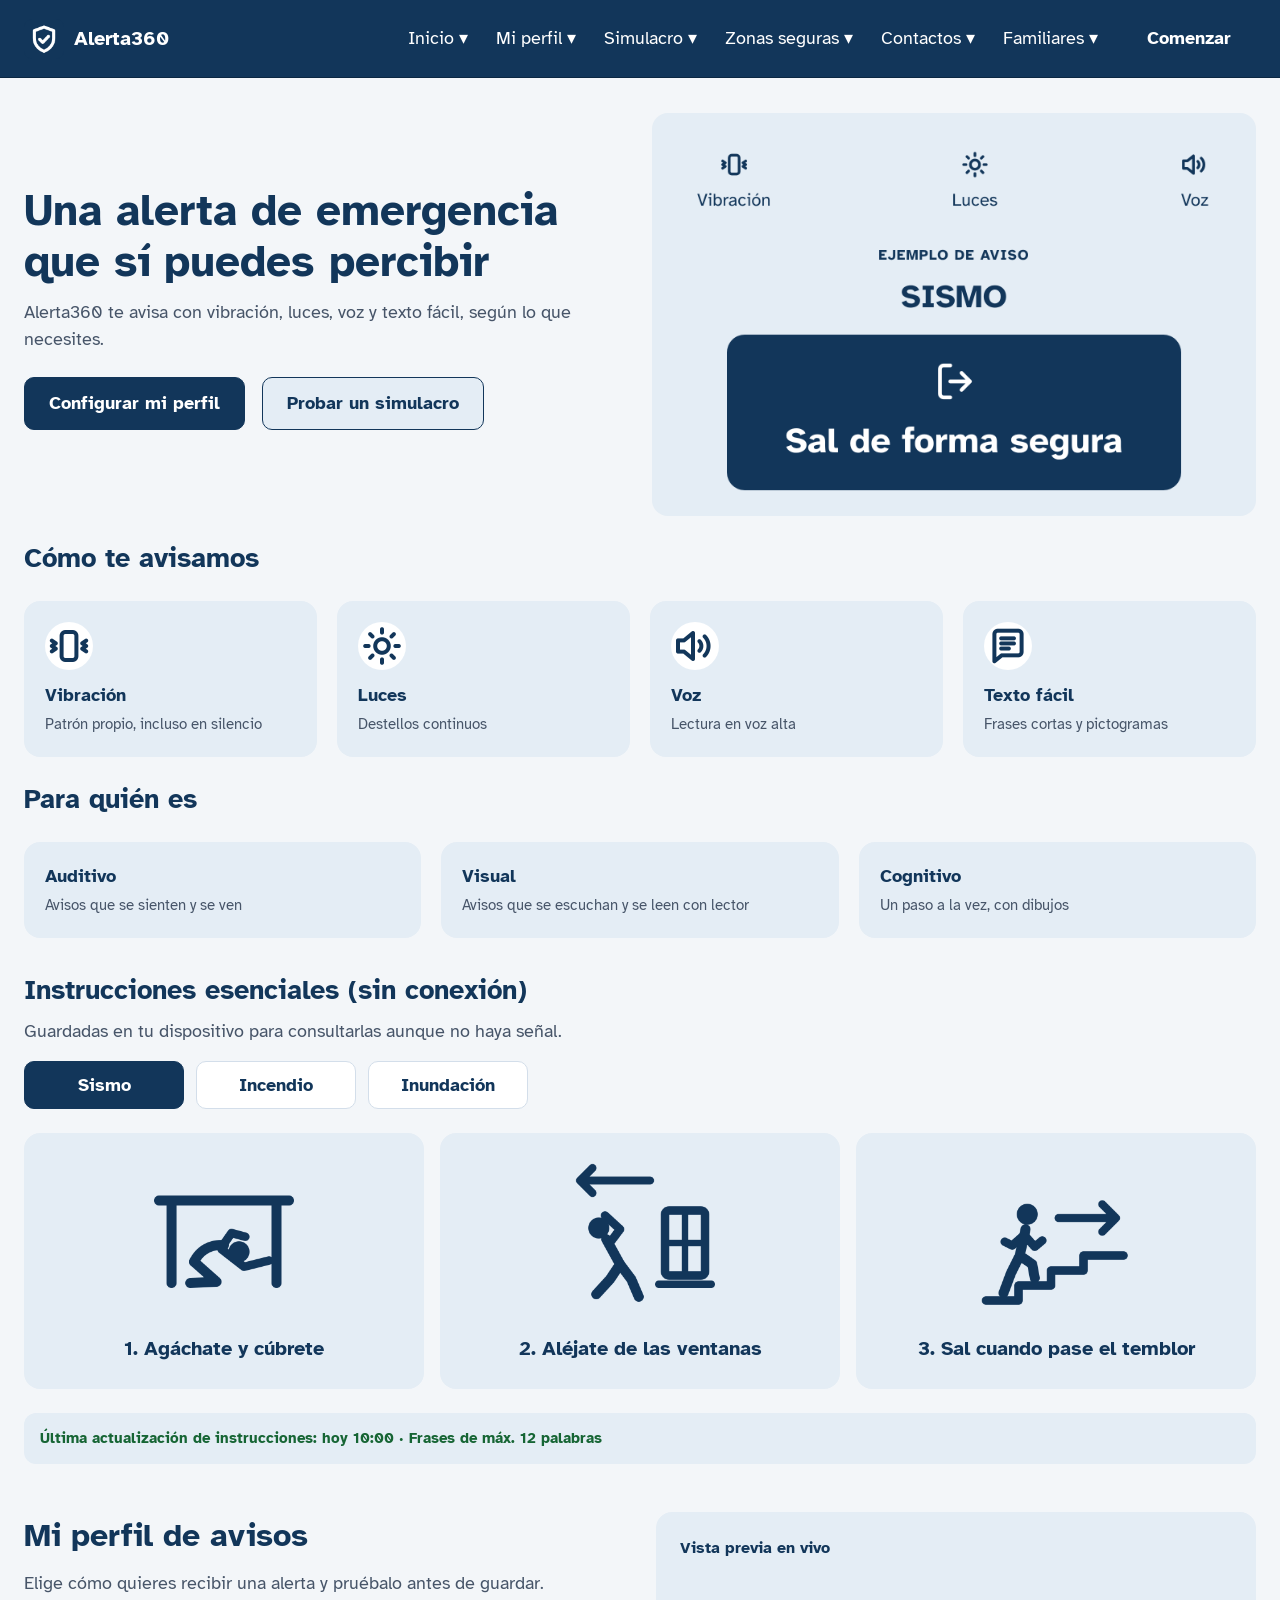
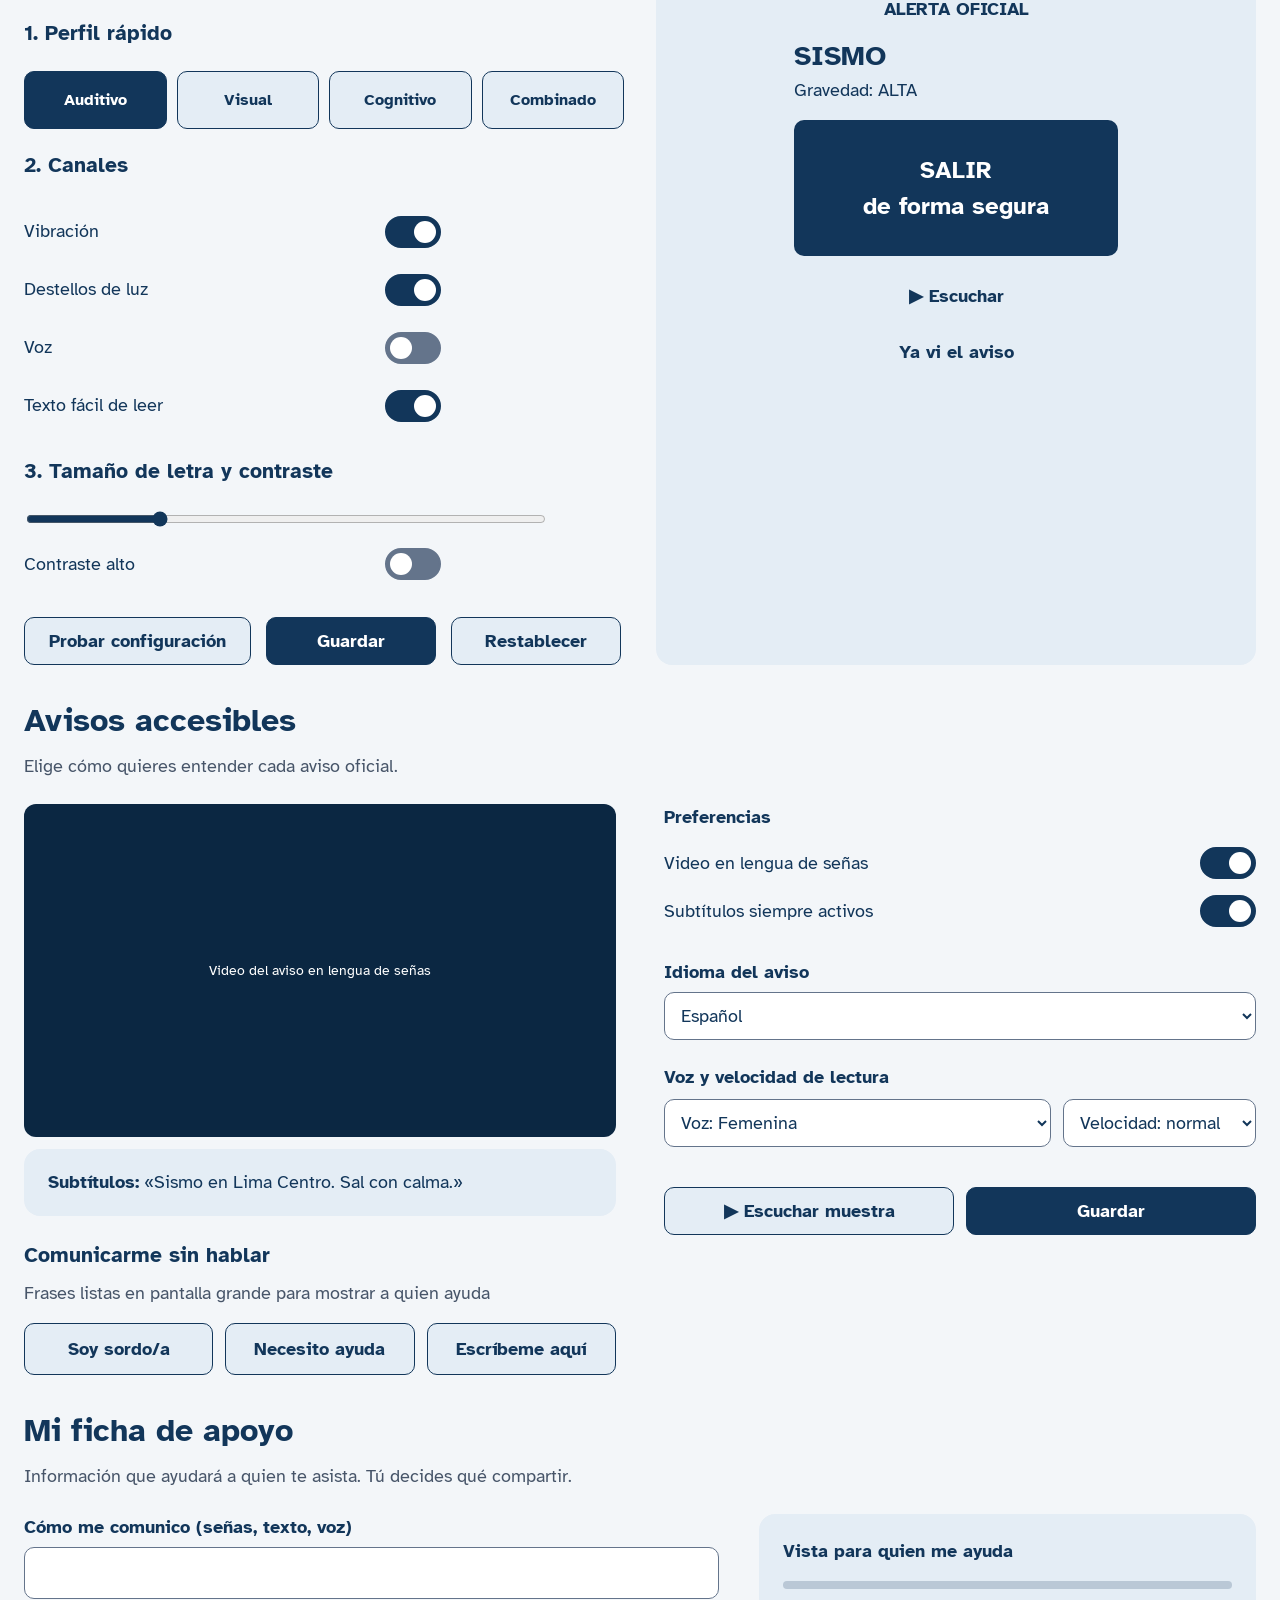
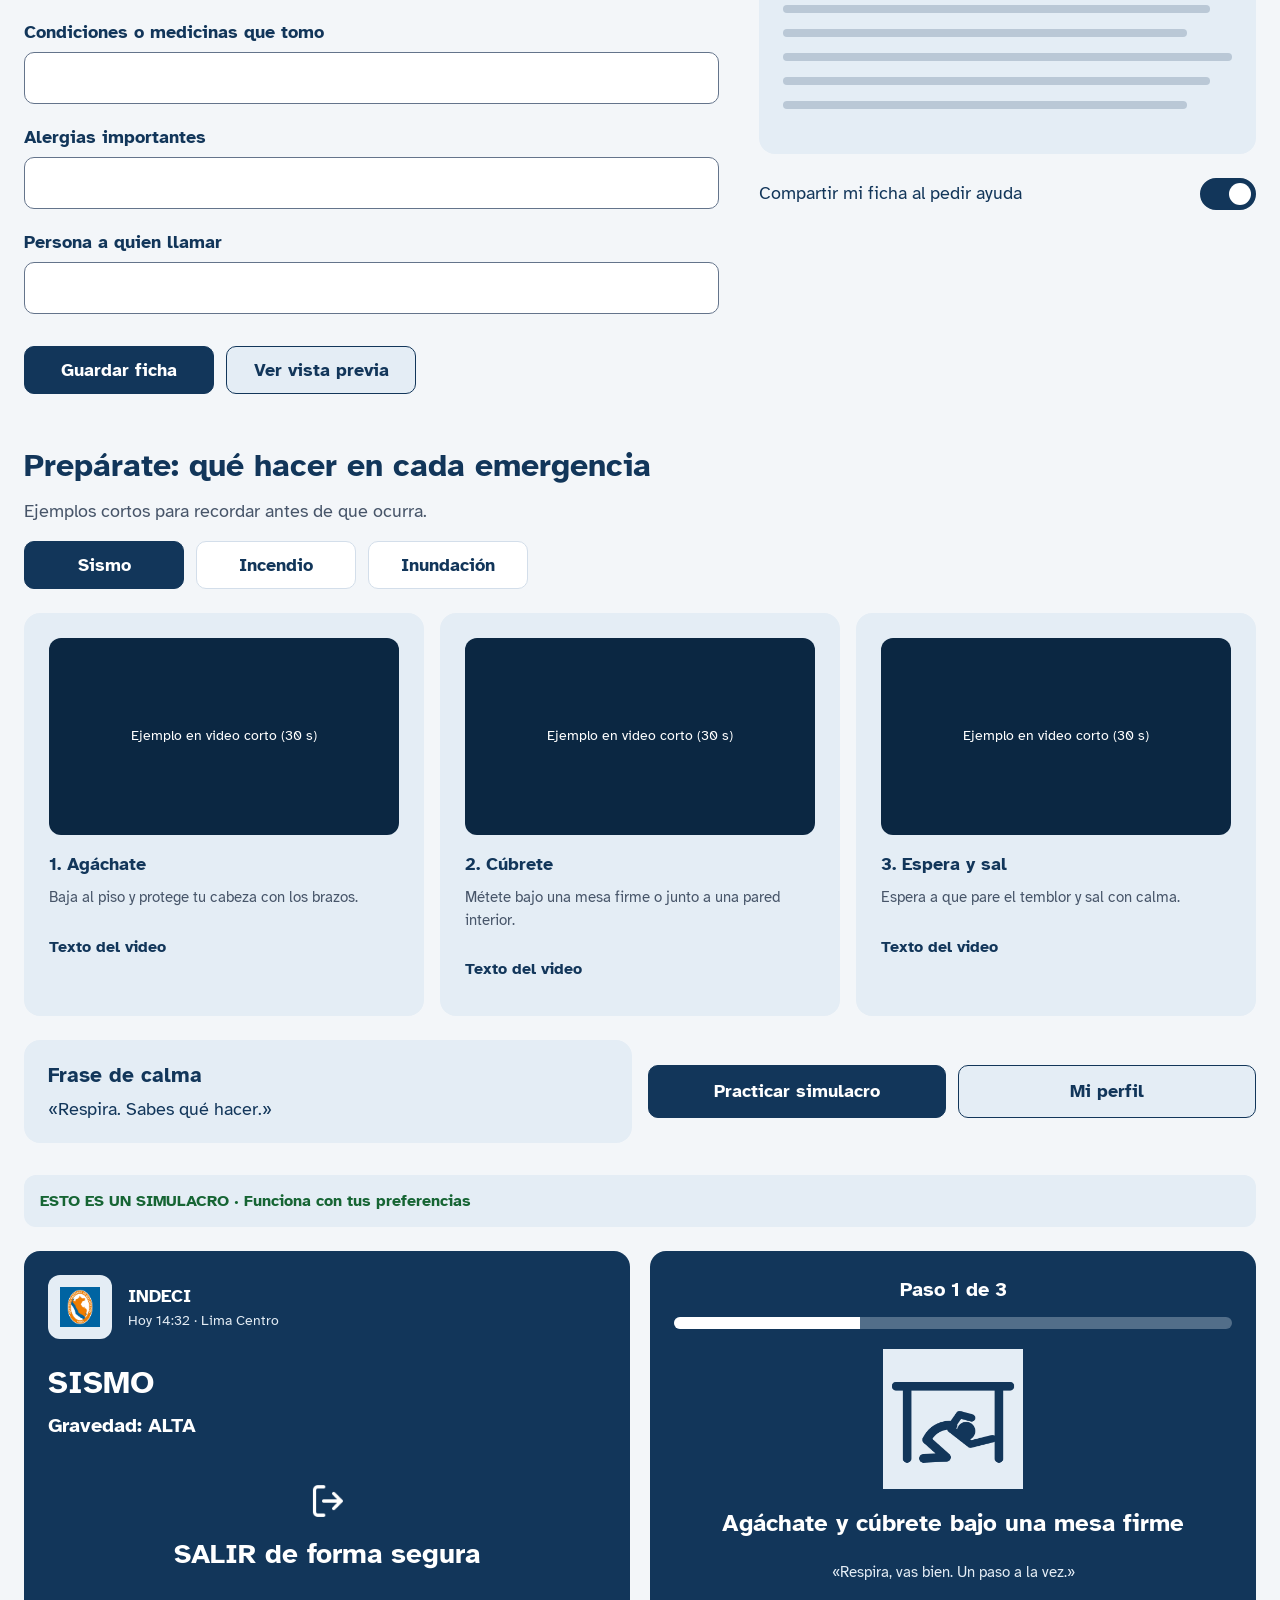
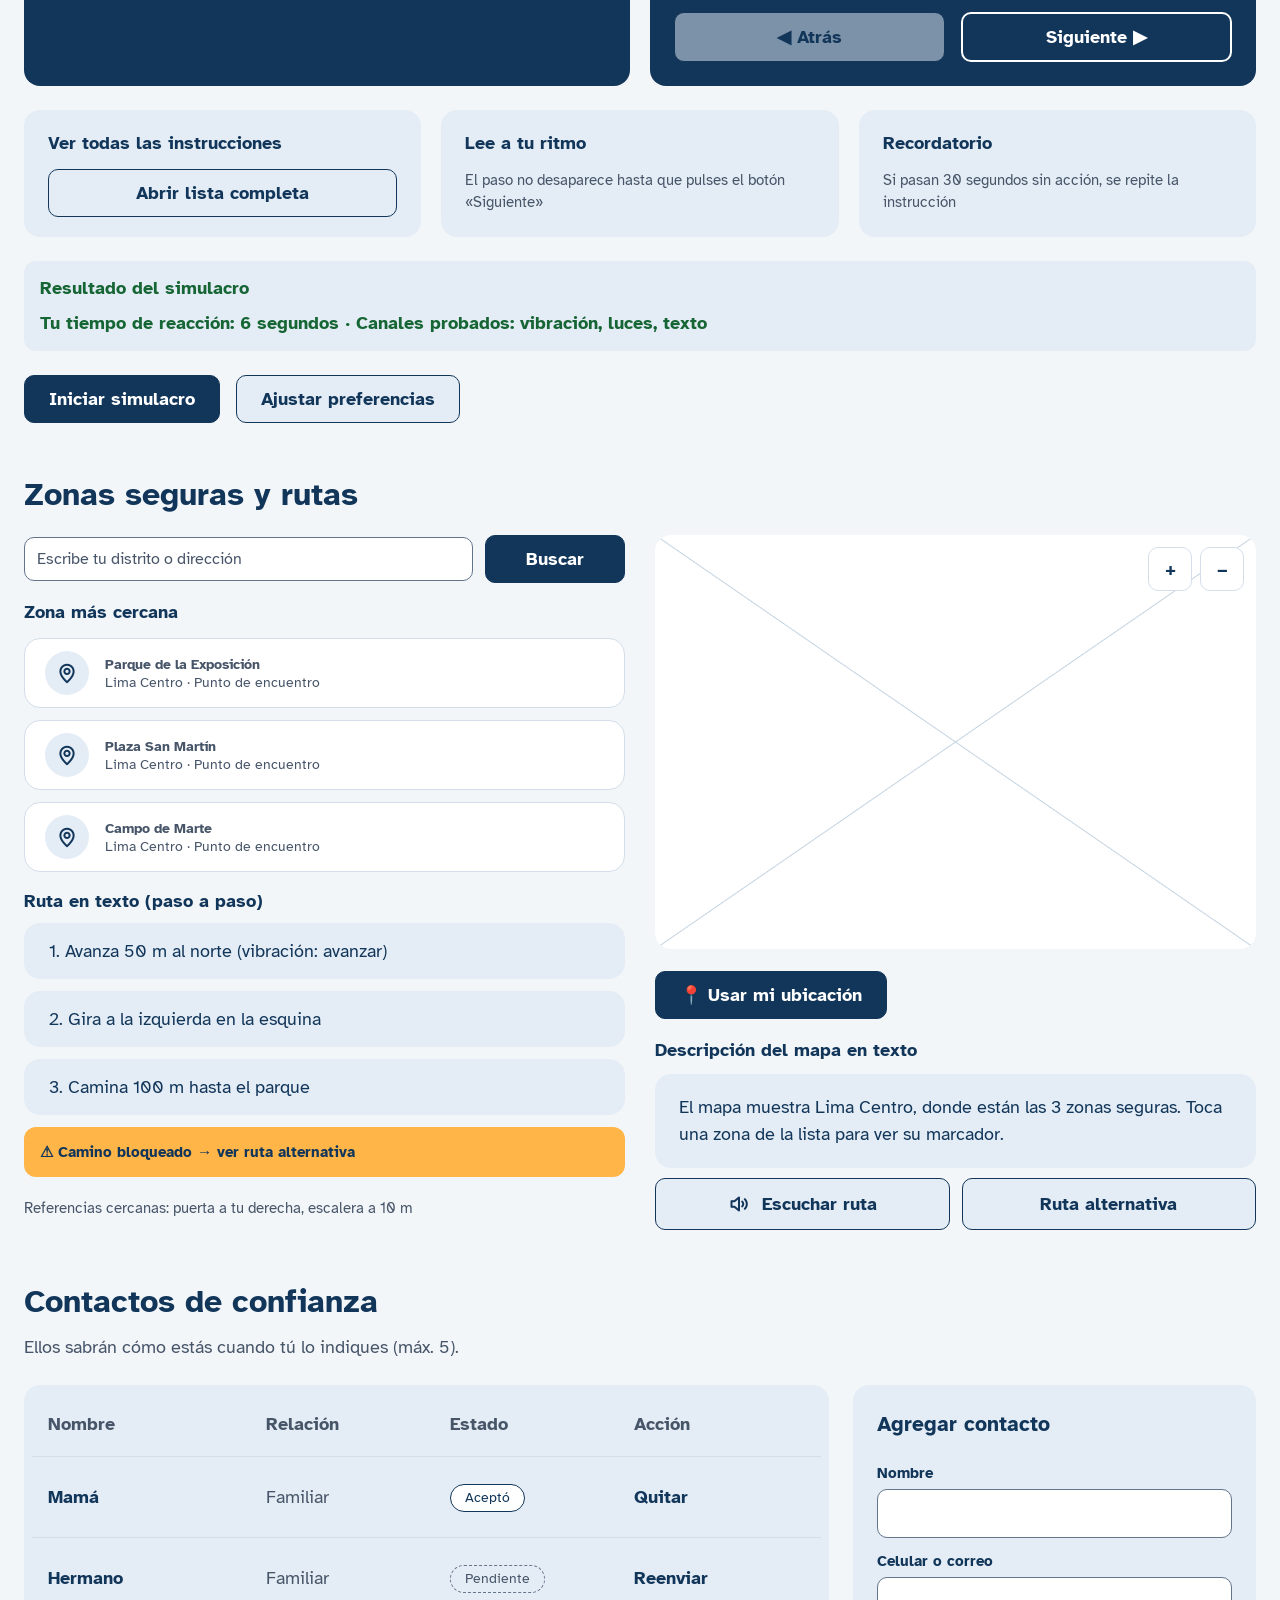
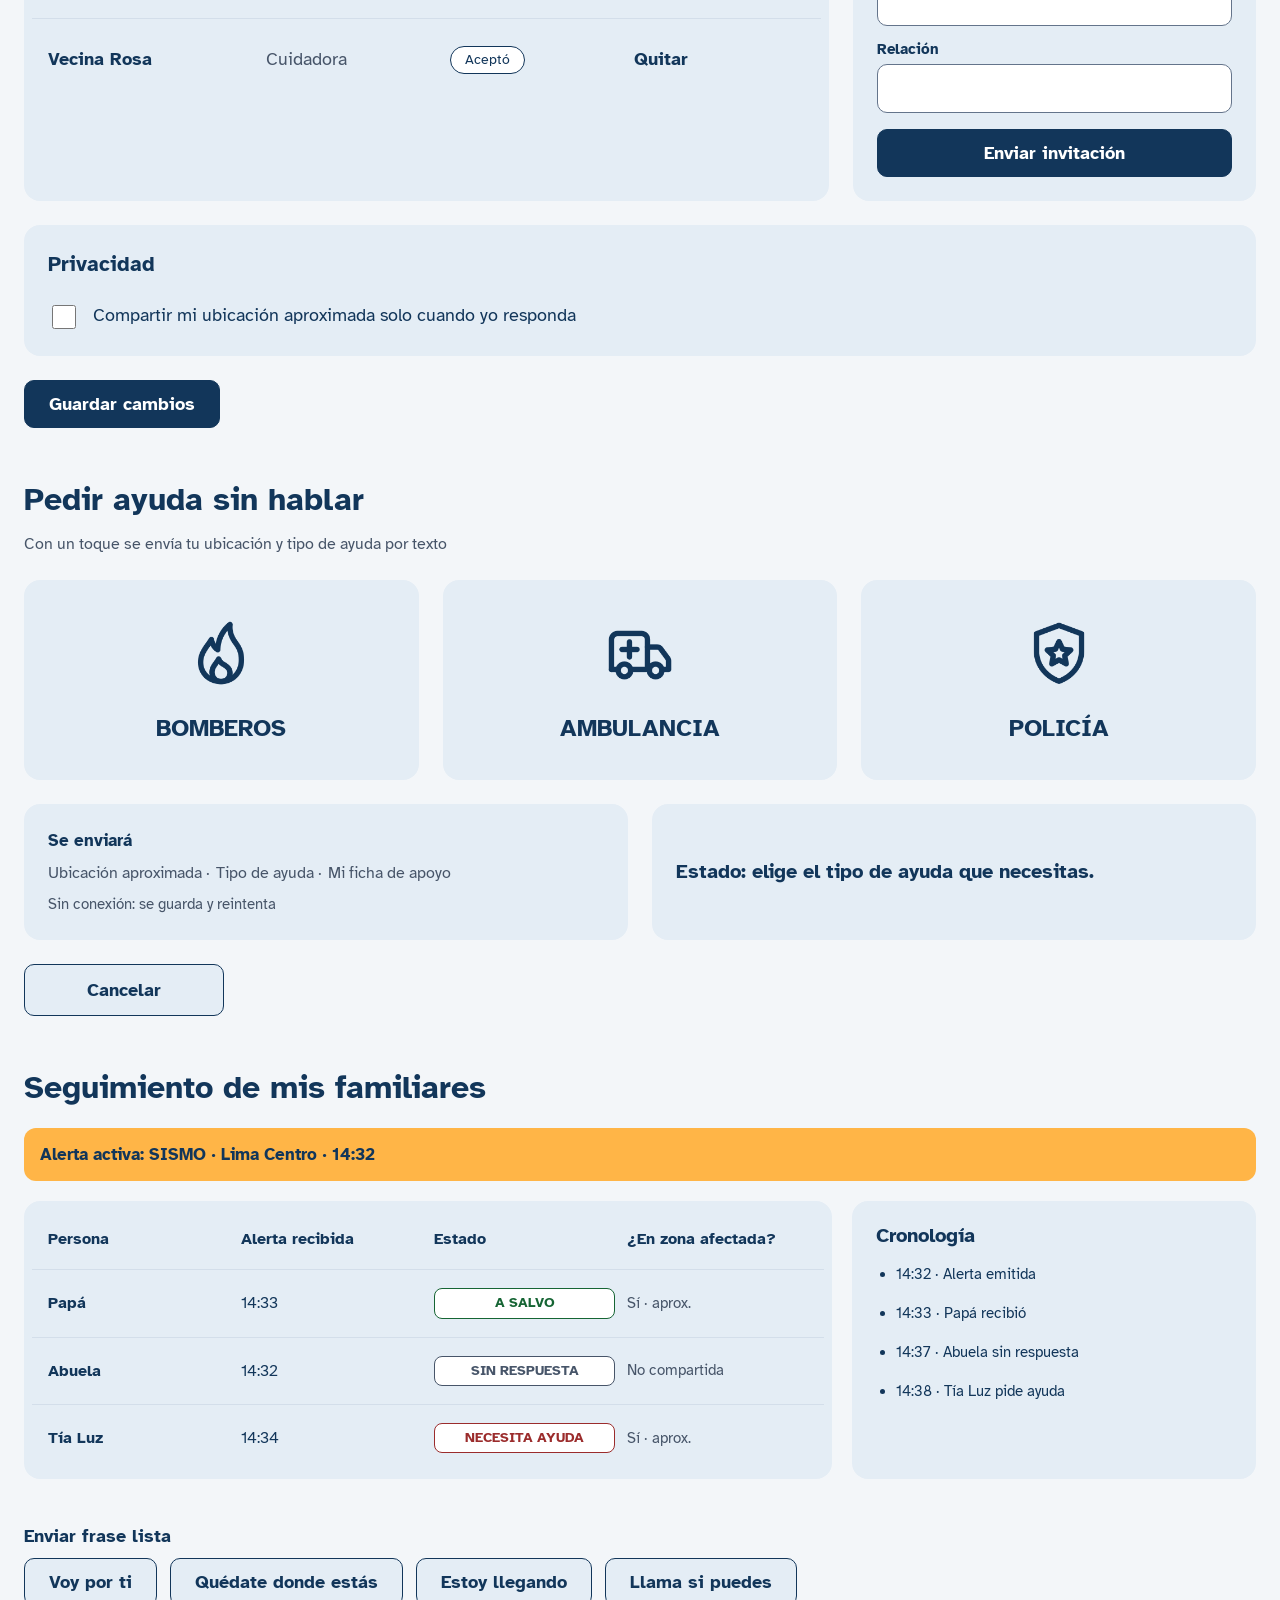
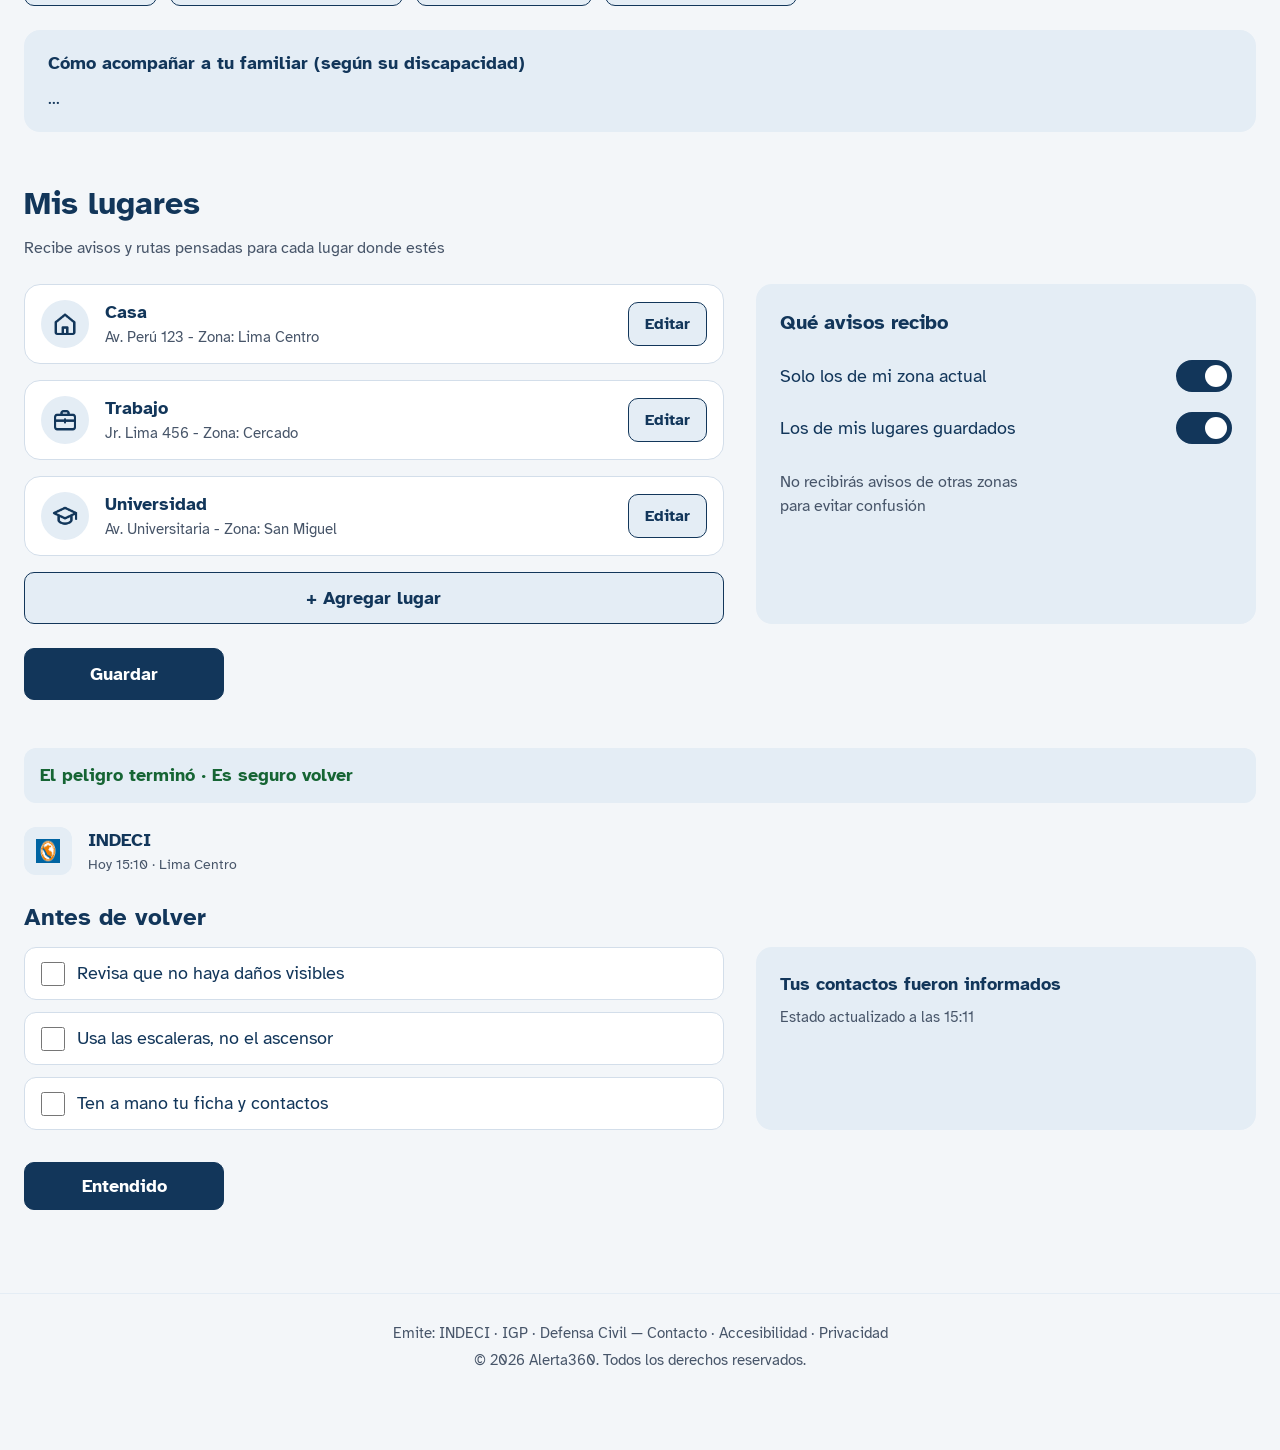
<file: index.html>
<!DOCTYPE html>
<html lang="es">
<head>
    <meta charset="UTF-8">
    <meta name="viewport" content="width=device-width, initial-scale=1.0">
    <title>Alerta360</title>
    <meta http-equiv="refresh" content="0; url=pages/index.html">
</head>
<body>
    <p>Redirigiendo a <a href="pages/index.html">Alerta360</a>…</p>
</body>
</html>
</file>
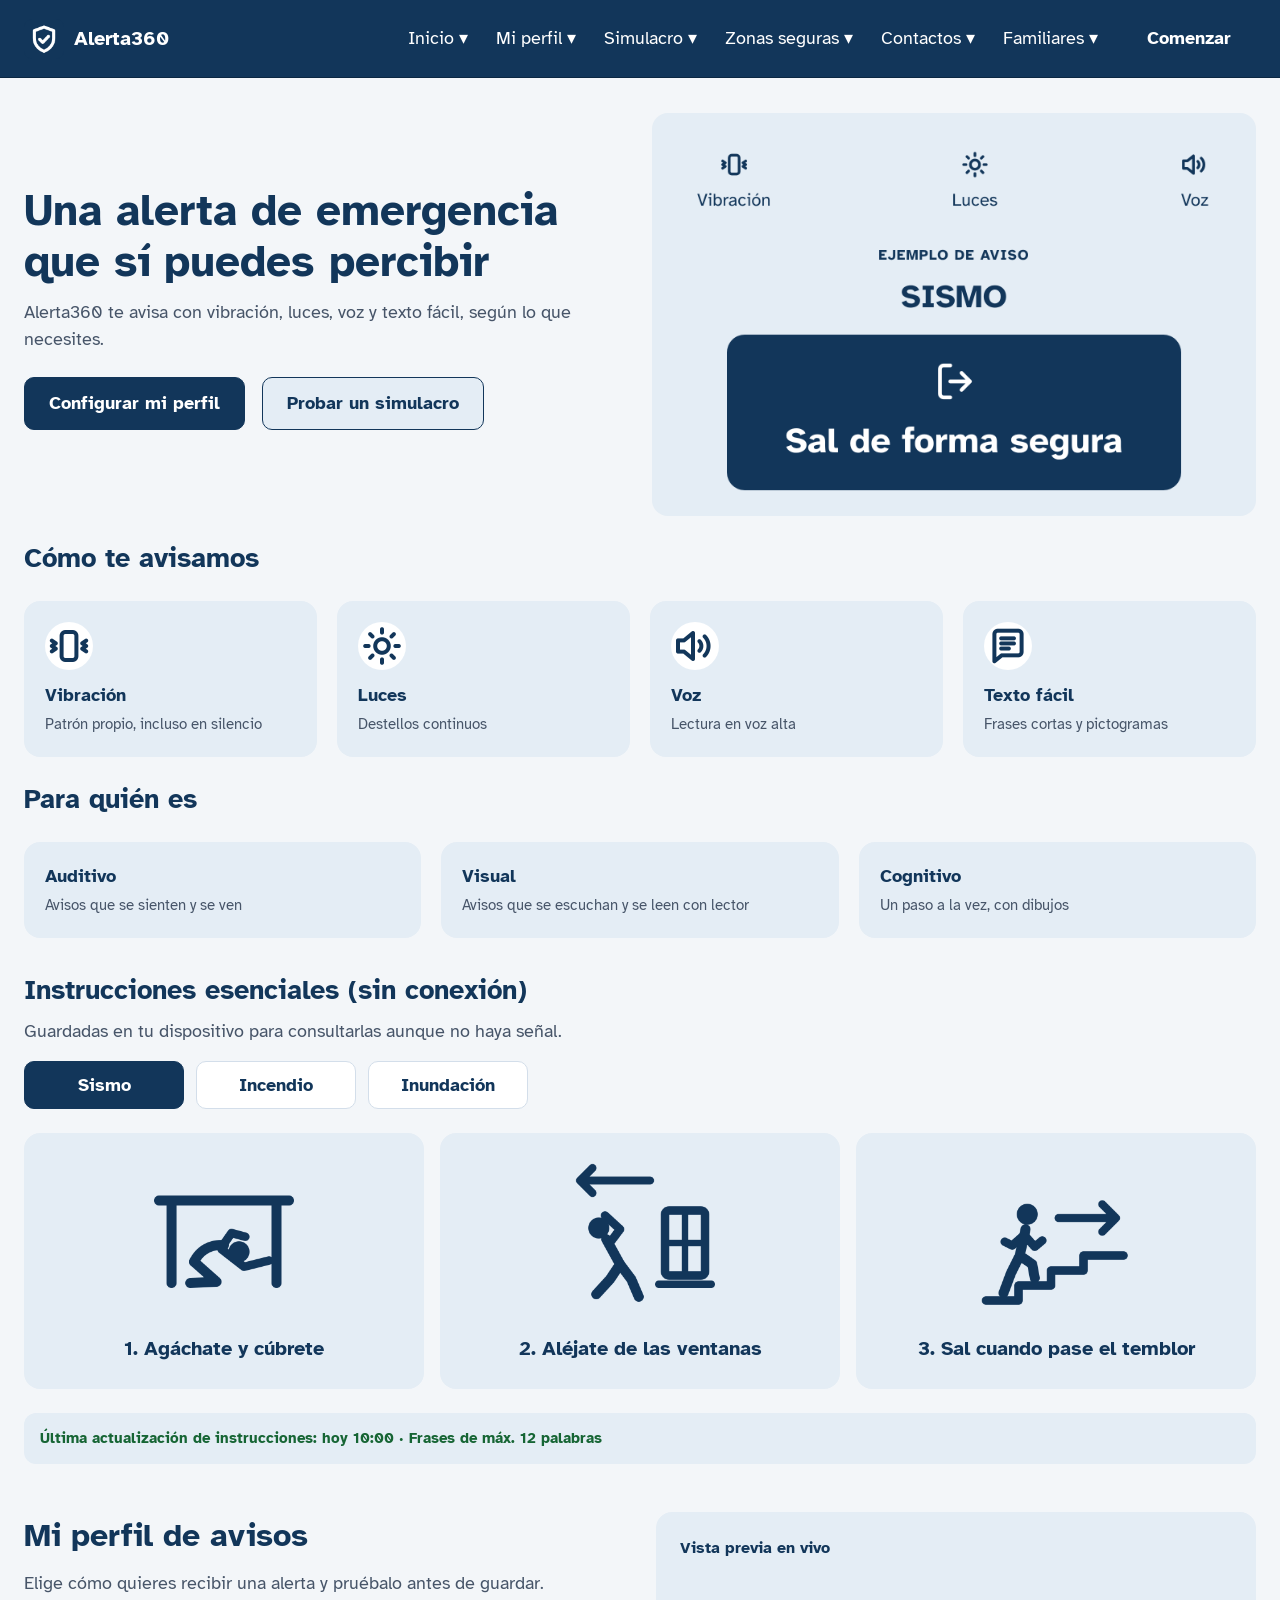
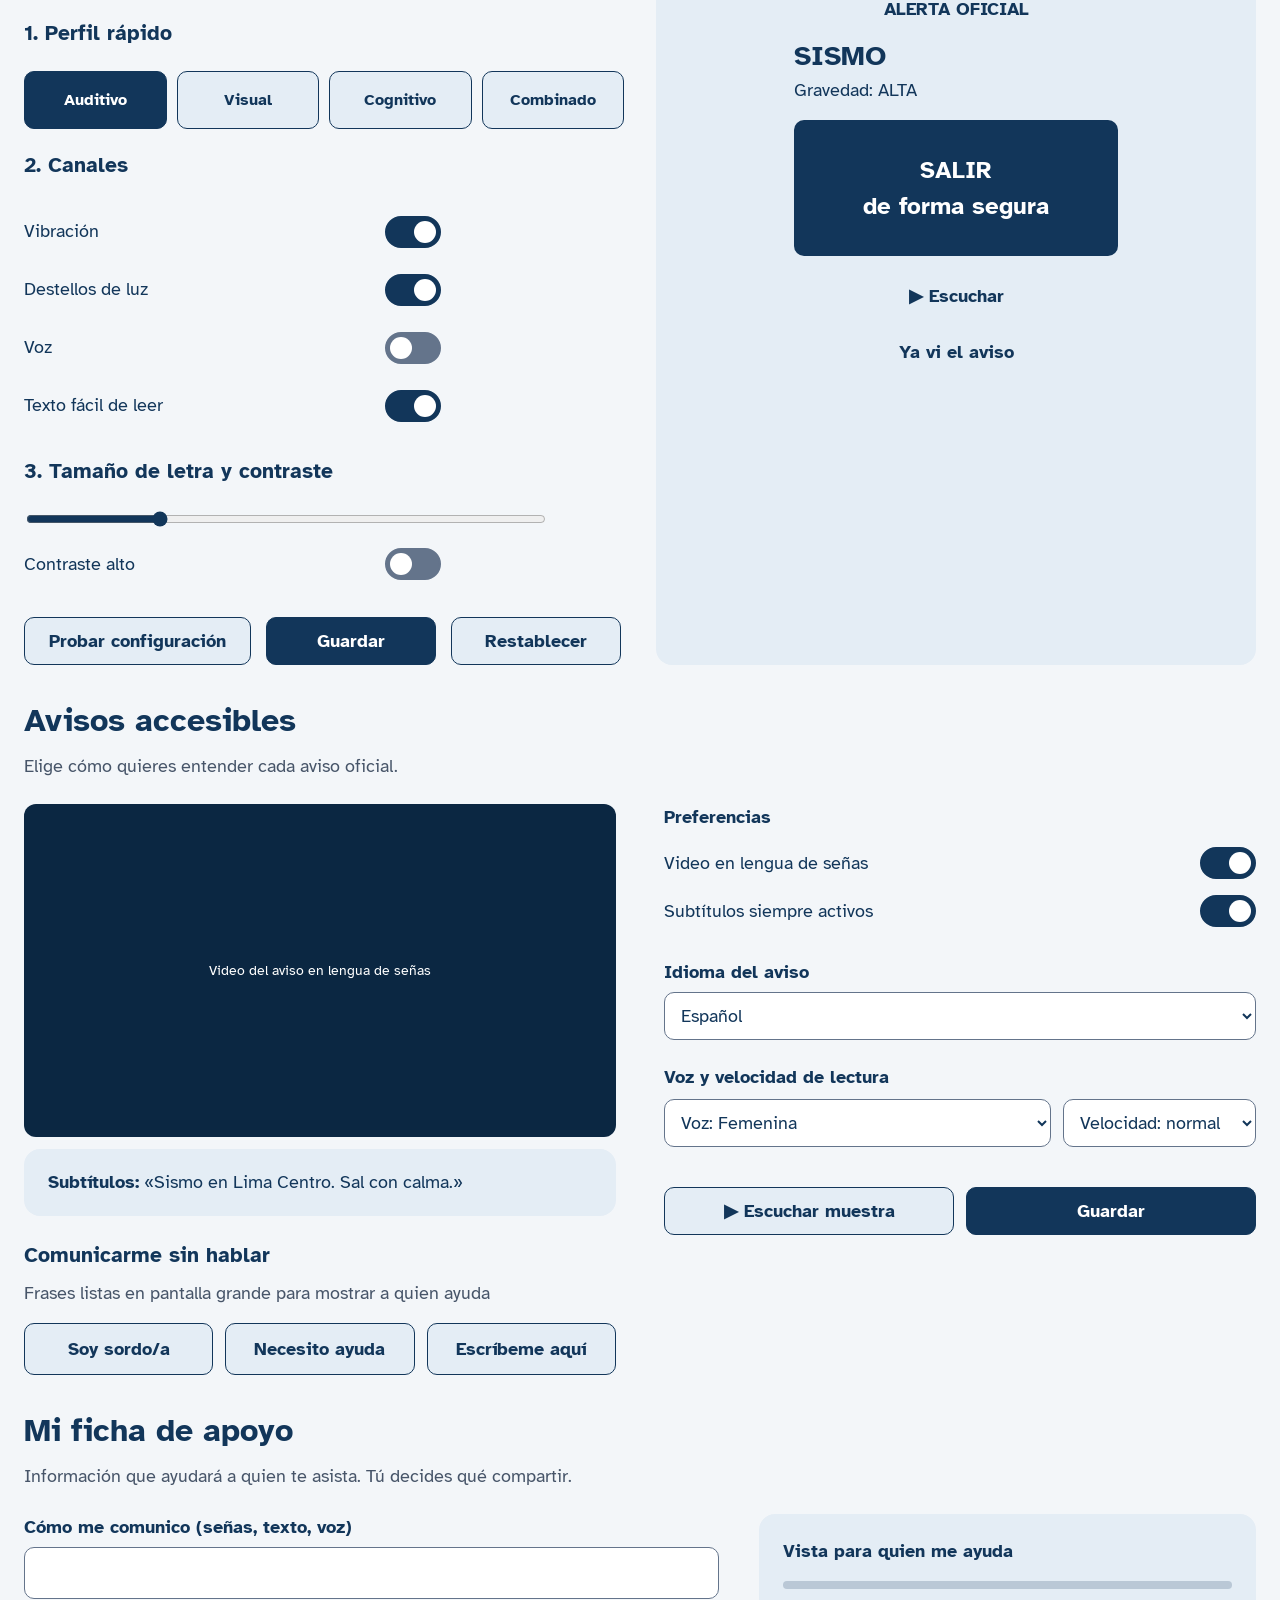
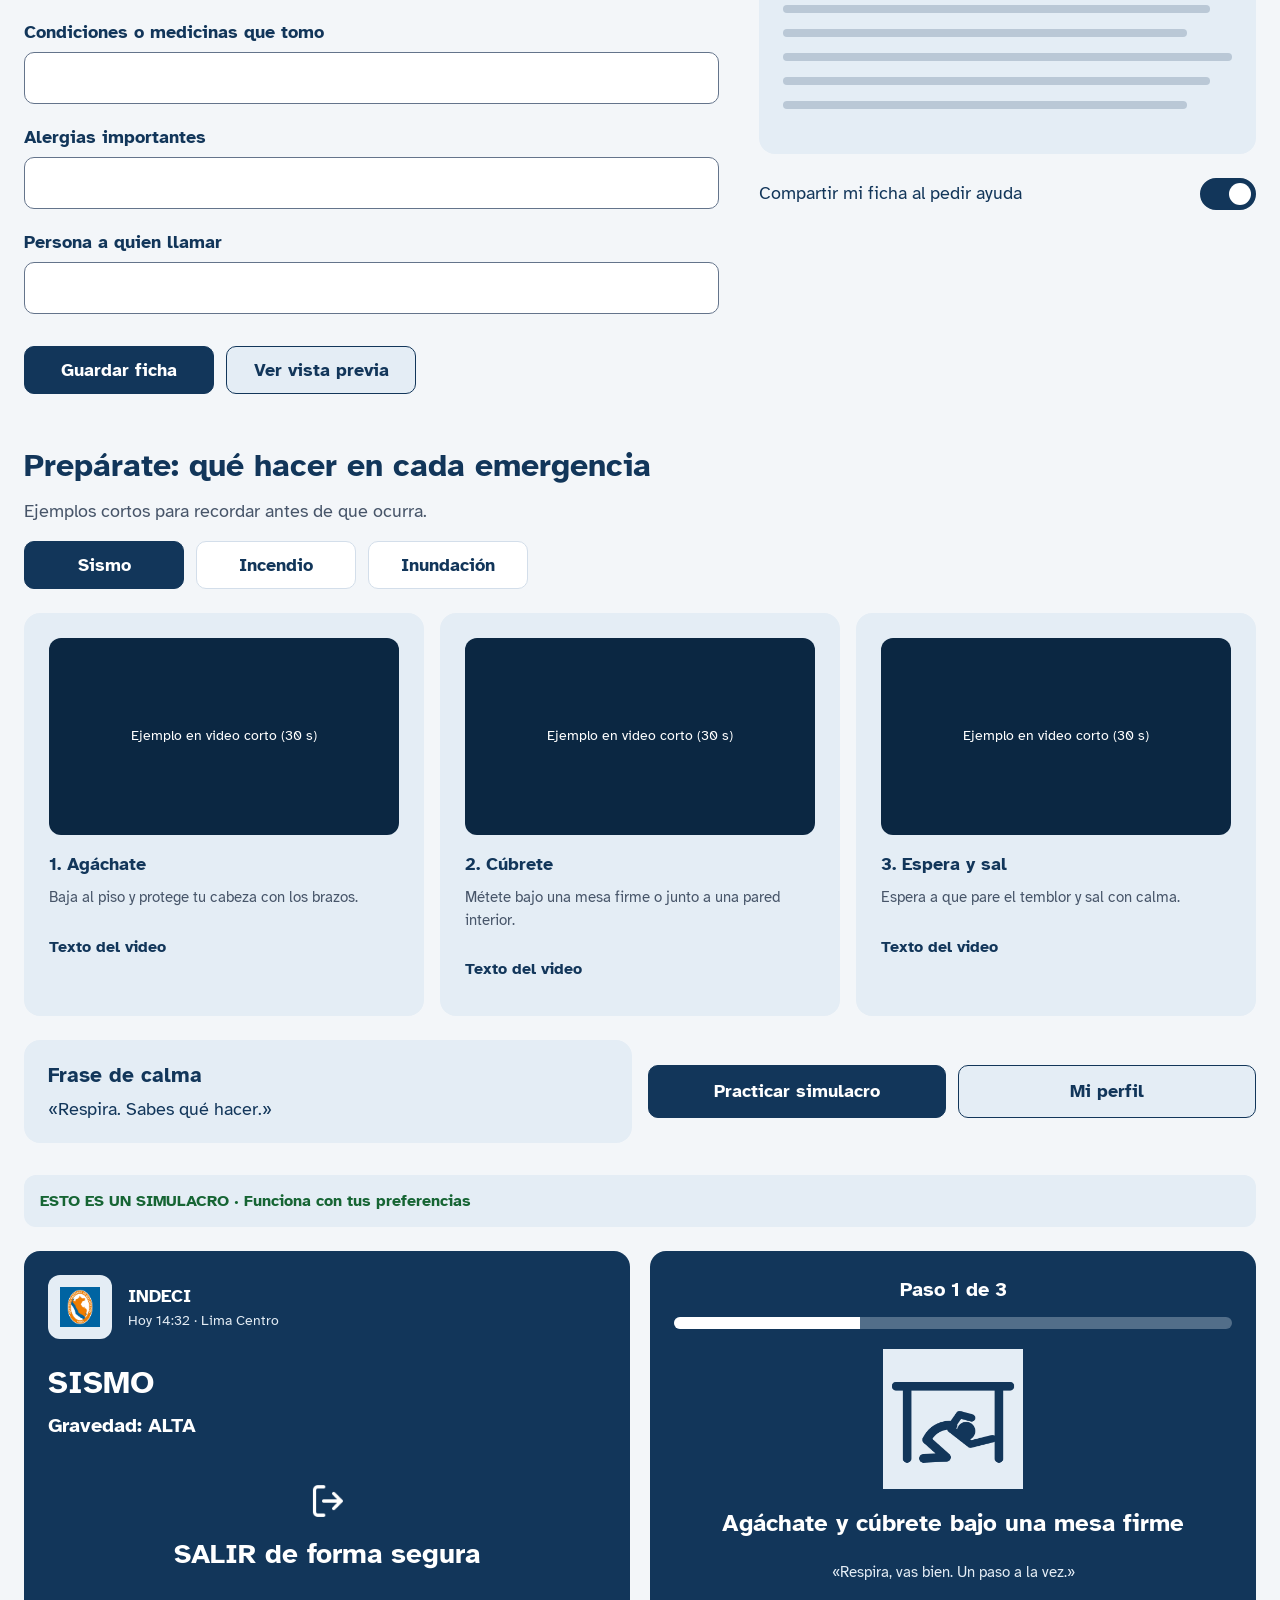
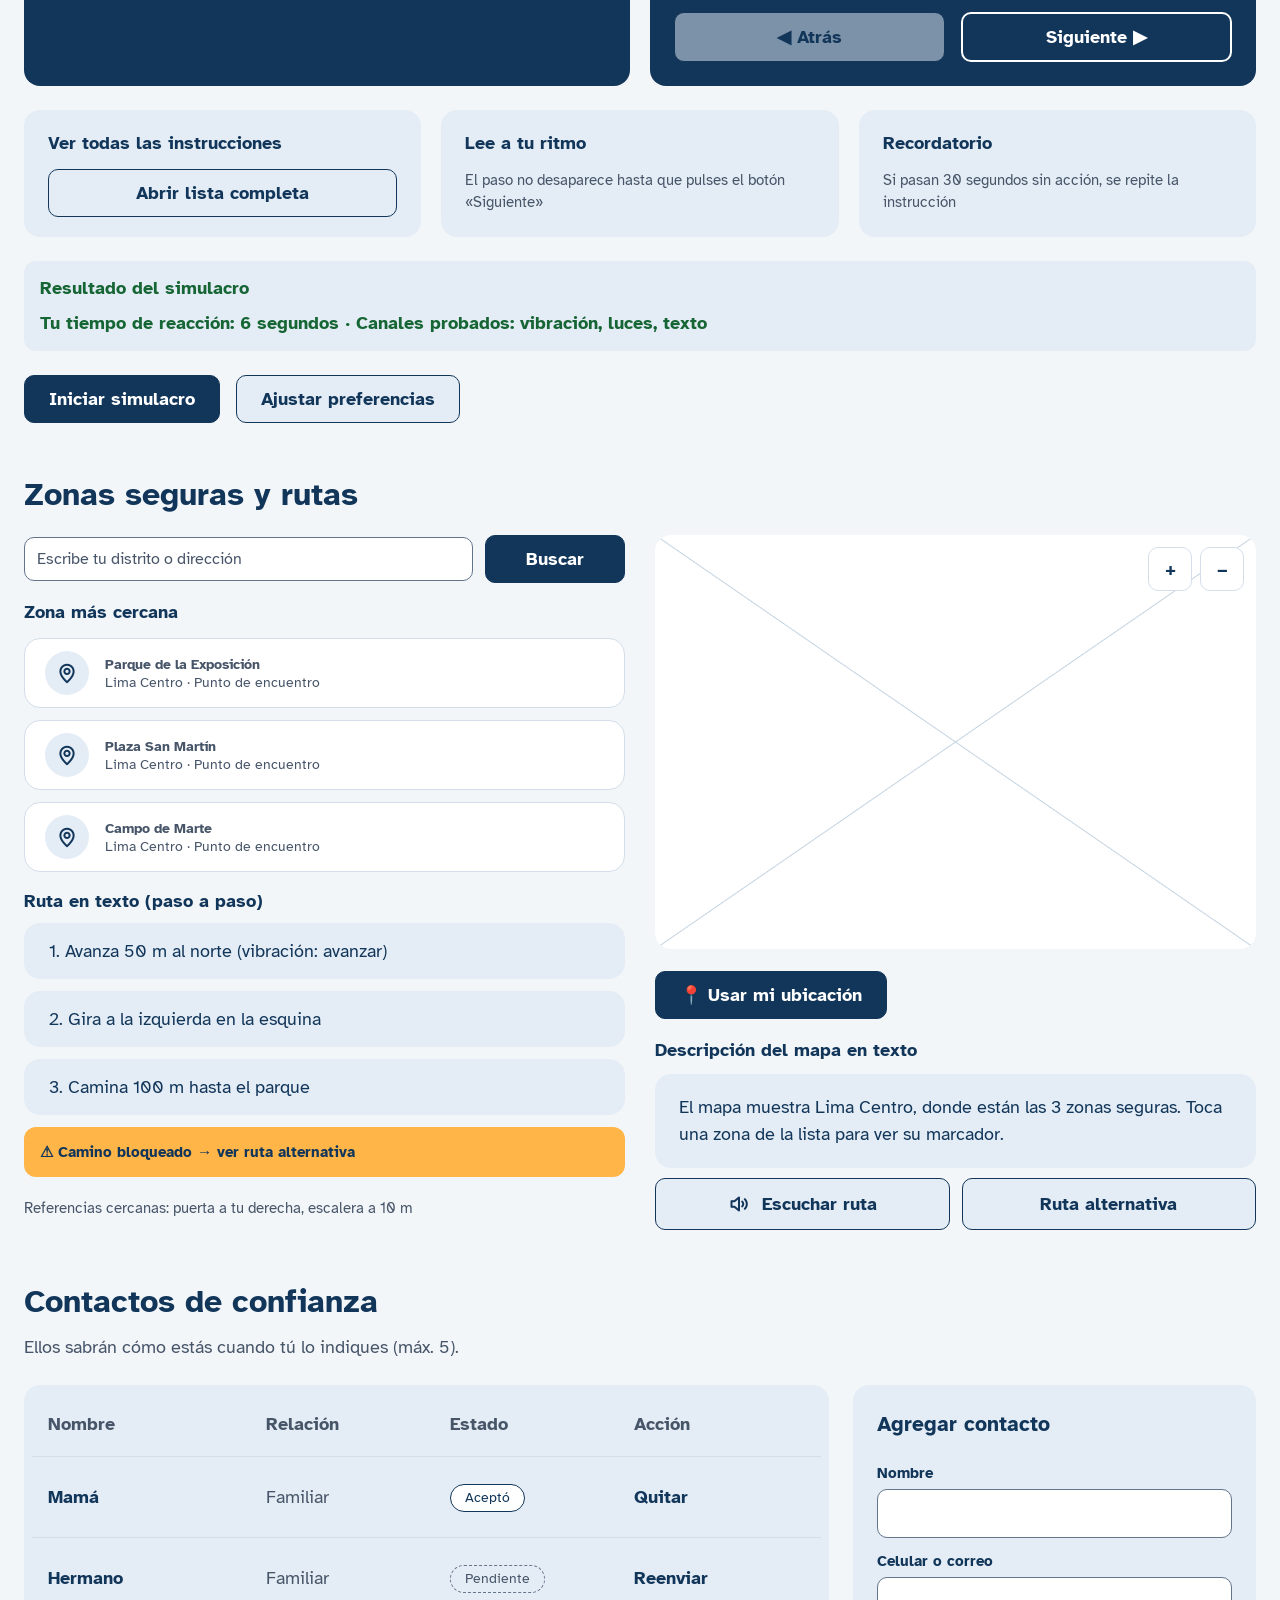
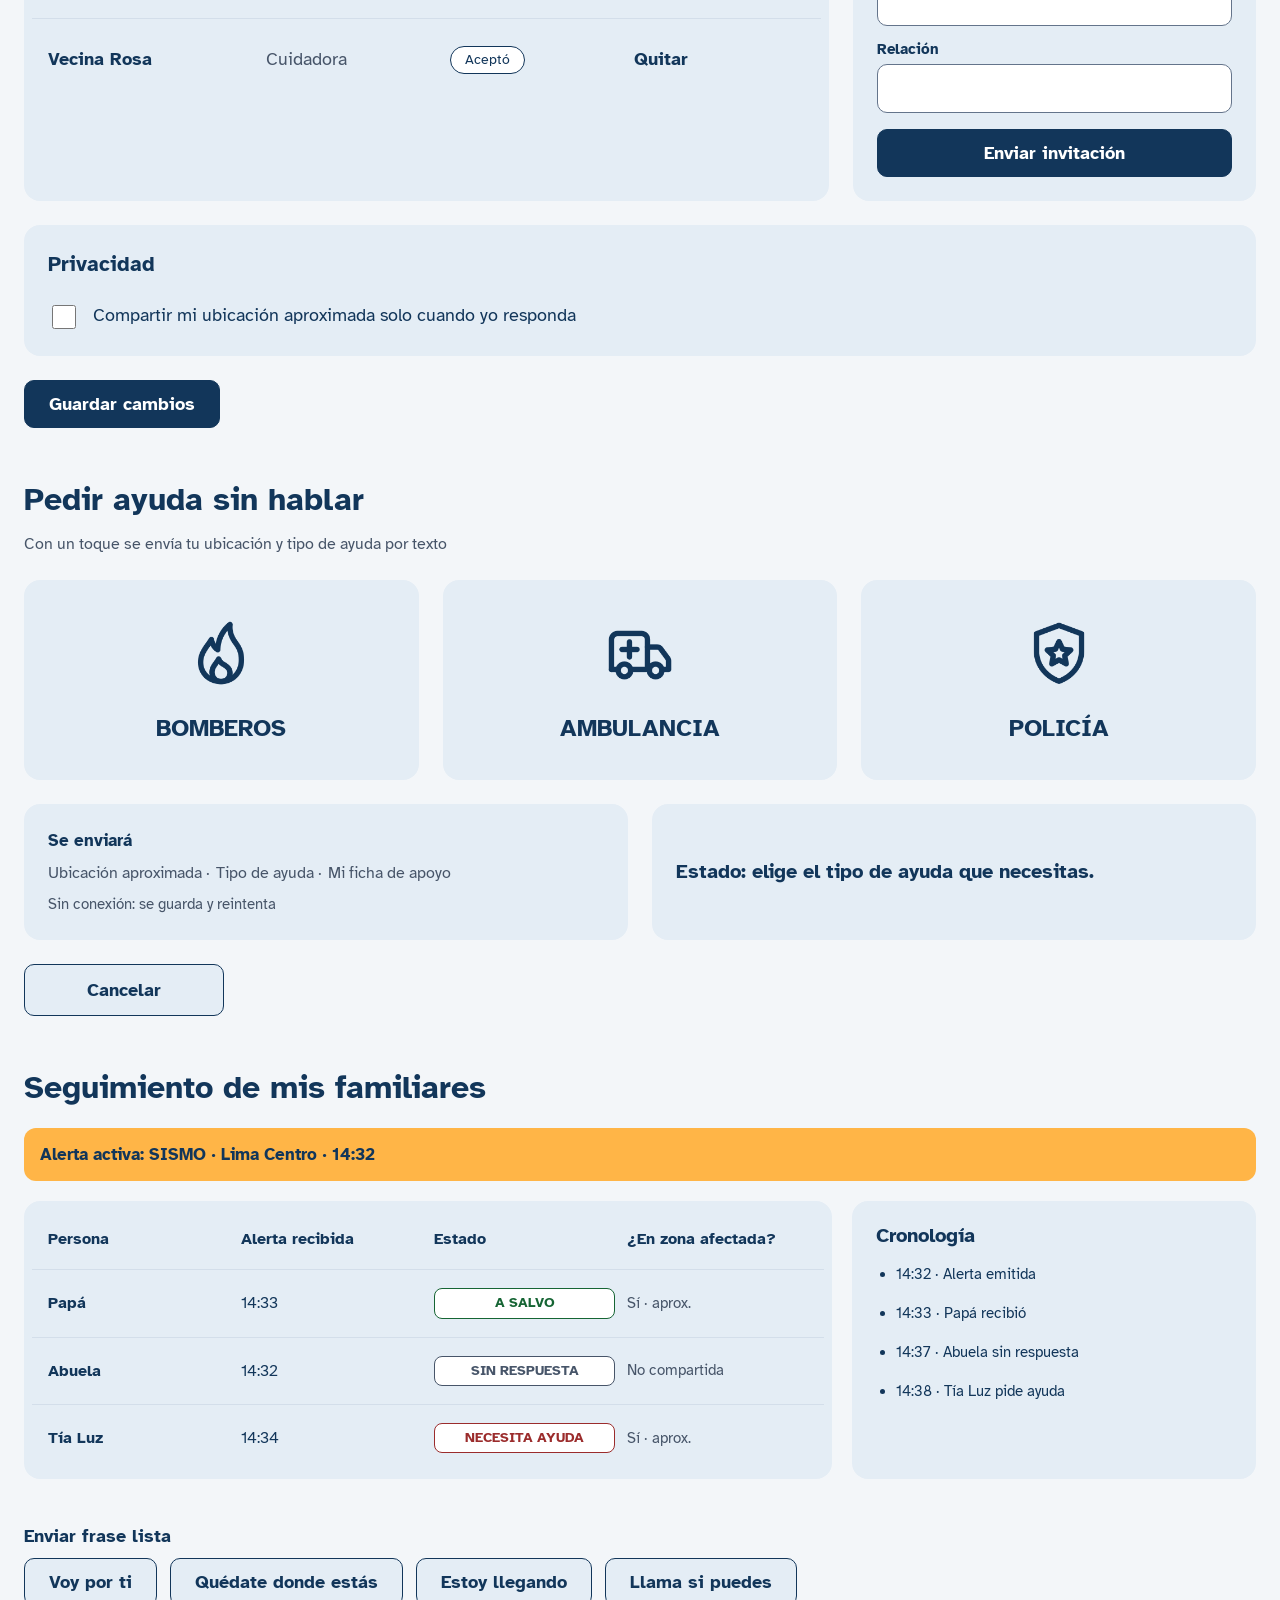
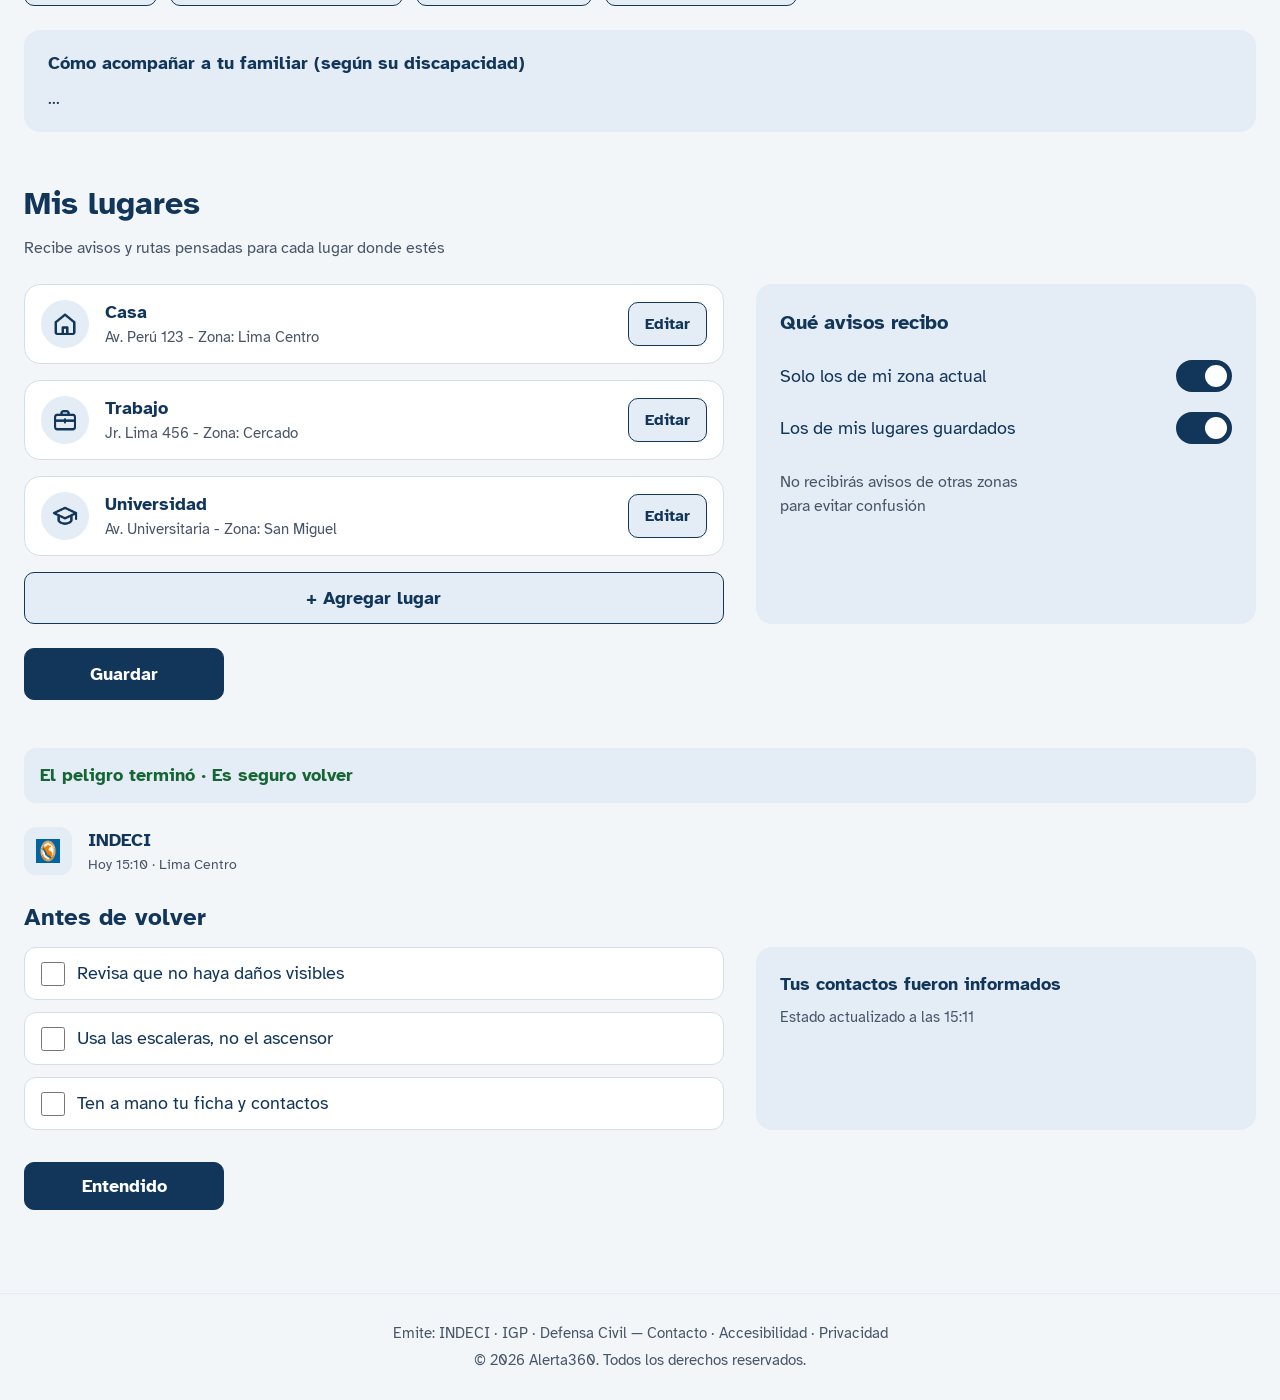
<file: pages/index.html>
<!DOCTYPE html>
<html lang="es">
<head>
    <meta charset="UTF-8">
    <meta name="viewport" content="width=device-width, initial-scale=1.0">
    <title>Landing-Page-Alerta360</title>
    <link rel="stylesheet" href="https://fonts.googleapis.com/css2?family=Atkinson+Hyperlegible:wght@400;700&display=swap">
    <link rel="stylesheet" href="../css/styles.css">
</head>


<body>
    
    <header class="cabecera">
        <a href="#inicio" class="logo">
            <img src="../assets/icons/favicon.png" alt="" width="40" height="40">
            <span>Alerta360</span>
        </a>
        <nav class="menu-principal" aria-label="Principal">
            <button type="button" class="menu-boton" aria-expanded="false" aria-controls="menu-lista">☰ Menú</button>

            <ul class="menu-lista" id="menu-lista">
                <li class="menu-item">
                    <a href="#inicio" class="menu-enlace">Inicio <span aria-hidden="true">▾</span></a>
                    <ul class="menu-panel">
                        <li><a href="#inicio">Inicio</a></li>
                        <li><a href="#instrucciones-sin-conexion">Instrucciones sin conexión</a></li>
                        <li><a href="#mis-lugares">Mis lugares</a></li>
                        <li><a href="#fin-emergencia">Fin de la emergencia</a></li>
                    </ul>
                </li>
                <li class="menu-item">
                    <a href="#mi-perfil" class="menu-enlace">Mi perfil <span aria-hidden="true">▾</span></a>
                    <ul class="menu-panel">
                        <li><a href="#mi-perfil">Mi perfil de avisos</a></li>
                        <li><a href="#avisos-accesibles">Avisos accesibles</a></li>
                        <li><a href="#ficha-apoyo">Mi ficha de apoyo</a></li>
                    </ul>
                </li>
                <li class="menu-item">
                    <a href="#simulacro" class="menu-enlace">Simulacro <span aria-hidden="true">▾</span></a>
                    <ul class="menu-panel">
                        <li><a href="#preparate">Prepárate</a></li>
                        <li><a href="#practicar-simulacro">Practicar simulacro</a></li>
                    </ul>
                </li>
                <li class="menu-item">
                    <a href="#zonas-seguras" class="menu-enlace">Zonas seguras <span aria-hidden="true">▾</span></a>
                    <ul class="menu-panel">
                        <li><a href="#zonas-seguras">Zona más cercana</a></li>
                        <li><a href="#ruta-pasos">Ruta paso a paso</a></li>
                    </ul>
                </li>
                <li class="menu-item">
                    <a href="#contactos" class="menu-enlace">Contactos <span aria-hidden="true">▾</span></a>
                    <ul class="menu-panel">
                        <li><a href="#contactos">Contactos de confianza</a></li>
                        <li><a href="#pedir-ayuda">Pedir ayuda sin hablar</a></li>
                    </ul>
                </li>
                <li class="menu-item">
                    <a href="#familiares" class="menu-enlace">Familiares <span aria-hidden="true">▾</span></a>
                    <ul class="menu-panel">
                        <li><a href="#familiares">Estado de mis familiares</a></li>
                        <li><a href="#enviar-frase">Enviar frase lista</a></li>
                    </ul>
                </li>
            </ul>

            <a href="#mi-perfil" class="boton boton-principal boton-comenzar">Comenzar</a>
        </nav>
    </header>

    <main>
        
        <section id="inicio"><!--Inicio-->

            <div class="mapa-inicio">
                <div class="texto-inicio">
                    <h1>Una alerta de emergencia que sí puedes percibir </h1>
                    <p>Alerta360 te avisa con vibración, luces, voz y texto fácil, según lo que necesites.</p> 
                    <a href="#mi-perfil" class="boton boton-principal">Configurar mi perfil</a>
                    <a href="#simulacro" class="boton">Probar un simulacro</a>
                </div> 

                <div class="mapa">
                    <img src="../assets/images/ejemplo-aviso.png" alt=""
                    width="750" height="500">
                </div>
            </div>
            

            <h2>Cómo te avisamos</h2> <!--Cuadros informativos 1era linea-->            
            <div class="tarjetas cuatro">
                
                    <article class="tarjeta">
                        <img src="../assets/icons/vibracion.png" alt="" width="48" height="48" class="icono-vibracion">
                        <h3>Vibración</h3>
                        <p>Patrón propio, incluso en silencio</p>
                    </article>
                
                    <article class="tarjeta">
                        <img src="../assets/icons/luces.png" alt="" width="48" height="48" class="icono-luces">
                        <h3>Luces</h3>
                        <p>Destellos continuos</p>
                    </article>
               
                    <article class="tarjeta">
                        <img src="../assets/icons/voz.png" alt="" width="48" height="48" class="icono-voz">
                        <h3>Voz</h3>
                        <p>Lectura en voz alta</p>
                    </article>
                
                    <article class="tarjeta">
                        <img src="../assets/icons/texto-facil.png" alt="" width="48" height="48" class="icono-texto-facil">
                        <h3>Texto fácil</h3>
                        <p>Frases cortas y pictogramas</p>
                    </article>
                
            </div>

            <h2>Para quién es</h2> <!--Cuadros informativos 2da linea-->
            <div class="tarjetas tres">
                <article class="tarjeta">
                    <h3>Auditivo</h3>
                    <p>Avisos que se sienten y se ven</p>
                </article>
            
                <article class="tarjeta">
                    <h3>Visual</h3>
                    <p>Avisos que se escuchan y se leen con lector</p>
                </article>
                
                <article class="tarjeta">
                    <h3>Cognitivo</h3>
                    <p>Un paso a la vez, con dibujos</p>
                </article>
            </div>
            <section id="instrucciones-sin-conexion" class="bloque-wireframe" aria-labelledby="titulo-instrucciones">
                <h2 id="titulo-instrucciones">Instrucciones esenciales (sin conexión)</h2>
                <p>Guardadas en tu dispositivo para consultarlas aunque no haya señal.</p>

                <div class="selector-emergencia" role="group" aria-label="Tipo de emergencia">
                    <button type="button" aria-pressed="true">Sismo</button>
                    <button type="button" aria-pressed="false">Incendio</button>
                    <button type="button" aria-pressed="false">Inundación</button>
                </div>

                <div class="tarjetas-pasos">
                    <article class="tarjeta tarjeta-paso">
                        <img class="pictograma-animado" src="../assets/images/agachate-fondo.png" alt="Pictograma: persona agachada bajo una mesa">
                        <p class="paso-texto">1. Agáchate y cúbrete</p>
                    </article>
                    <article class="tarjeta tarjeta-paso">
                        <img class="pictograma-animado" src="../assets/images/alejate-fondo.png" alt="Pictograma: persona alejándose de una ventana">
                        <p class="paso-texto">2. Aléjate de las ventanas</p>
                    </article>
                    <article class="tarjeta tarjeta-paso">
                        <img class="pictograma-animado" src="../assets/images/sal-fondo.png" alt="Pictograma: persona saliendo del edificio">
                        <p class="paso-texto">3. Sal cuando pase el temblor</p>
                    </article>
                </div>

                <p class="barra-info">Última actualización de instrucciones: hoy 10:00 · Frases de máx. 12 palabras</p>
            </section>
            
            
        </section>

        <section id="mi-perfil" ><!--Mi perfil-->

            <div class="perfil">
                
                <div class="perfil-config">
                    <h2 class="titulo-miperfil">Mi perfil de avisos</h2>
                    <p class="descripcion-titulo-miperfil">Elige cómo quieres recibir una alerta y pruébalo antes de guardar.</p>
                    
                    <h3>1. Perfil rápido</h3>
                    <div class="tarjetas cuatro">
                        <div class="tarjeta seleccionada">
                            <h3>Auditivo</h3>
                        </div>
                        <div class="tarjeta">
                            <h3>Visual</h3>
                        </div>
                        <div class="tarjeta">
                            <h3>Cognitivo</h3>
                        </div>
                        <div class="tarjeta">
                            <h3>Combinado</h3>
                        </div>
                    </div>

                    
                    <div class="opcion">
                        <h3>2. Canales</h3>
                         <div class="contenedor-boton">
                            <label for="sw-vibracion">Vibración</label>
                            <input type="checkbox" id="sw-vibracion" class="toggle" role="switch" checked>
                        </div>

                        <div class="contenedor-boton">
                            <label for="sw-luz">Destellos de luz</label>
                            <input type="checkbox" id="sw-luz" class="toggle" role="switch" checked>
                        </div>

                        <div class="contenedor-boton">
                            <label for="sw-voz">Voz</label>
                            <input type="checkbox" id="sw-voz" class="toggle" role="switch">
                        </div>
                    
                        <div class="contenedor-boton">
                            <label for="sw-texto">Texto fácil de leer</label>
                            <input type="checkbox" id="sw-texto" class="toggle" role="switch" checked>
                        </div>


                        <h3>3. Tamaño de letra y contraste</h3>
                        <div class="barra-ajuste">
                            <input type="range" min="16" max="32" value="20" class="slider" id="tamano-letra" aria-label="Tamaño de letra">         
                        </div>

                        <div class="contenedor-boton">
                            <label for="sw-contraste">Contraste alto</label>
                            <input type="checkbox" id="sw-contraste" class="toggle" role="switch">
                        </div>

                        <div class="botones">
                            <input type="button" value="Probar configuración">
                            <input type="button" class="boton-principal" value="Guardar">
                            <input type="button" value="Restablecer" id="boton-restablecer">
                        </div>
                    </div>
                </div>                   

                <aside id="vista-previa-simulacro" aria-label="Vista previa en vivo de la alerta">
                    <h3 id="titulo-vista" class="vista-titulo">Vista previa en vivo</h3>
                    <div class="telefono">
                        <p class="alerta-oficial">ALERTA OFICIAL</p>
                        <div class="datos-alerta">
                            <h4>SISMO</h4>
                            <p>Gravedad: ALTA</p>
                        </div>
                        <div class="vista-previa-salir"><strong>SALIR</strong><br>de forma segura</div>
                        <input type="button" value="▶ Escuchar">
                        <input type="button" value="Ya vi el aviso">
                    </div>
                </aside>

            </div>
            <section id="avisos-accesibles" class="bloque-wireframe" aria-labelledby="titulo-avisos">
                    <h2 id="titulo-avisos">Avisos accesibles</h2>
                <p>Elige cómo quieres entender cada aviso oficial.</p>
                <div class="avisos-rejilla">

                    <div class="avisos-columna">
                        <div class="medio-aviso">
                            <div class="caja-imagen caja-video">Video del aviso en lengua de señas</div>
                            <p class="subtitulos"><strong>Subtítulos:</strong> «Sismo en Lima Centro. Sal con calma.»
                            </p>
                        </div>

                        <div class="comunicar-sin-hablar">
                            <h3>Comunicarme sin hablar</h3>
                            <p>Frases listas en pantalla grande para mostrar a quien ayuda</p>
                            <div class="frases">
                                <button type="button">Soy sordo/a</button>
                                <button type="button">Necesito ayuda</button>
                                <button type="button">Escríbeme aquí</button>
                            </div>
                        </div>
                    </div>

                    <div class="avisos-columna">
                        <fieldset class="preferencias">
                            <legend>Preferencias</legend>
                            <label class="interruptor">
                                <span>Video en lengua de señas</span>
                                <input type="checkbox" role="switch" checked>
                                <span class="interruptor-pista" aria-hidden="true"></span>
                            </label>
                            <label class="interruptor">
                                <span>Subtítulos siempre activos</span>
                                <input type="checkbox" role="switch" checked>
                                <span class="interruptor-pista" aria-hidden="true"></span>
                            </label>
                        </fieldset>

                        <div class="campo">
                            <label for="pref-idioma">Idioma del aviso</label>
                            <select id="pref-idioma">
                                <option selected>Español</option>
                                <option>Quechua</option>
                                <option>Inglés</option>
                            </select>
                        </div>

                        <fieldset class="preferencias">
                            <legend>Voz y velocidad de lectura</legend>
                            <div class="campo-doble">
                                <div class="campo">
                                    <label for="pref-voz">Voz</label>
                                    <select id="pref-voz">
                                        <option selected>Voz: Femenina</option>
                                        <option>Voz: Masculina</option>
                                    </select>
                                </div>
                                <div class="campo">
                                    <label for="pref-velocidad">Velocidad</label>
                                    <select id="pref-velocidad">
                                        <option>Velocidad: lenta</option>
                                        <option selected>Velocidad: normal</option>
                                        <option>Velocidad: rápida</option>
                                    </select>
                                </div>
                            </div>
                        </fieldset>

                        <div class="acciones">
                            <button type="button">▶ Escuchar muestra</button>
                            <button type="button" class="boton-principal">Guardar</button>
                        </div>
                    </div>

                </div>
                </section>

            <section id="ficha-apoyo" class="bloque-wireframe" aria-labelledby="titulo-ficha">
                <h2 id="titulo-ficha">Mi ficha de apoyo</h2>
                <p>Información que ayudará a quien te asista. Tú decides qué compartir.</p>

                <div class="ficha-rejilla">

                    <form class="ficha-formulario" novalidate>
                        <div class="campo">
                            <label for="ficha-comunicacion">Cómo me comunico (señas, texto, voz)</label>
                            <input type="text" id="ficha-comunicacion" name="comunicacion" autocomplete="off">
                        </div>
                        <div class="campo">
                            <label for="ficha-condiciones">Condiciones o medicinas que tomo</label>
                            <input type="text" id="ficha-condiciones" name="condiciones" autocomplete="off">
                        </div>
                        <div class="campo">
                            <label for="ficha-alergias">Alergias importantes</label>
                            <input type="text" id="ficha-alergias" name="alergias" autocomplete="off">
                        </div>
                        <div class="campo">
                            <label for="ficha-contacto">Persona a quien llamar</label>
                            <input type="text" id="ficha-contacto" name="contacto" autocomplete="off">
                        </div>

                        <div class="acciones">
                            <button type="button" class="boton-principal">Guardar ficha</button>
                            <button type="button">Ver vista previa</button>
                        </div>
                    </form>

                    <div class="ficha-lateral">
                        <div class="vista-ayuda" role="region" aria-labelledby="titulo-vista-ayuda">
                            <h3 id="titulo-vista-ayuda">Vista para quien me ayuda</h3>
                            <div class="lineas-vista" aria-hidden="true">
                                <span></span>
                                <span></span>
                                <span></span>
                                <span></span>
                                <span></span>
                                <span></span>
                            </div>
                        </div>

                        <label class="interruptor">
                            <span>Compartir mi ficha al pedir ayuda</span>
                            <input type="checkbox" role="switch" checked>
                            <span class="interruptor-pista" aria-hidden="true"></span>
                        </label>
                    </div>

                </div>
            </section>

        </section>

        <section id="simulacro"><!--Simulacro-->
            <section id="preparate" class="bloque-wireframe" aria-labelledby="titulo-preparate">
                <h2 id="titulo-preparate">Prepárate: qué hacer en cada emergencia</h2>
                <p>Ejemplos cortos para recordar antes de que ocurra.</p>

                <div class="selector-emergencia" role="group" aria-label="Tipo de emergencia">
                    <button type="button" aria-pressed="true">Sismo</button>
                    <button type="button" aria-pressed="false">Incendio</button>
                    <button type="button" aria-pressed="false">Inundación</button>
                </div>

                <div class="tarjetas-pasos">
                    <article class="tarjeta tarjeta-paso">
                        <div class="caja-imagen caja-video">Ejemplo en video corto (30 s)</div>
                        <h3 class="paso-titulo">1. Agáchate</h3>
                        <p>Baja al piso y protege tu cabeza con los brazos.</p>
                    </article>
                    <article class="tarjeta tarjeta-paso">
                        <div class="caja-imagen caja-video">Ejemplo en video corto (30 s)</div>
                        <h3 class="paso-titulo">2. Cúbrete</h3>
                        <p>Métete bajo una mesa firme o junto a una pared interior.</p>
                    </article>
                    <article class="tarjeta tarjeta-paso">
                        <div class="caja-imagen caja-video">Ejemplo en video corto (30 s)</div>
                        <h3 class="paso-titulo">3. Espera y sal</h3>
                        <p>Espera a que pare el temblor y sal con calma.</p>
                    </article>
                </div>

                <div class="pie-preparate">
                    <div class="frase-calma">
                        <h3>Frase de calma</h3>
                        <p>«Respira. Sabes qué hacer.»</p>
                    </div>
                    <div class="acciones">
                        <a class="boton boton-principal" href="#practicar-simulacro">Practicar simulacro</a>
                        <a class="boton" href="#mi-perfil">Mi perfil</a>
                    </div>
                </div>
            </section>
            
            <div class="titulo-simulacro" id="practicar-simulacro">
                <h2>ESTO ES UN SIMULACRO · Funciona con tus preferencias</h2>
            </div>
            <div class="simulacro-cuadros">
                <div class="bloque-indeci">

                    <div class="indeci-cabecera">
                        <img src="../assets/icons/channels4_profile.jpg" alt="" width="64" height="64">
                        <div>
                            <p><strong>INDECI</strong></p>
                            <p class="detalle">Hoy 14:32 · Lima Centro</p>
                        </div>
                    </div>
                    <h3>SISMO</h3>
                    <p><strong>Gravedad:</strong> ALTA</p>

                    <div class="sub-bloque-indeci">
                        <img class="icono-salir" src="../assets/icons/salir-fondo.png" alt="">
                        SALIR de forma segura
                    </div>
                </div>

                <div class="pasos-simulacro" aria-live="polite">
                    <h3>Paso 1 de 3</h3>
                    <div class="progreso" role="progressbar" aria-label="Progreso de los pasos"
                        aria-valuemin="1" aria-valuemax="3" aria-valuenow="1">
                        <span></span>
                    </div>


                    <div class="paso-contenido">
                        <div class="pictograma">
                            <img src="../assets/images/sal-blanco.png" alt="" width="100" height="100">
                        </div>
                        <div>
                            <p class="paso-texto"><strong>Sal del edificio por la escalera</strong></p>
                            <div class="instrucciones">
                                <p>«Respira, vas bien. Un paso a la vez.»</p>
                            </div>
                        </div>
                    </div>

                    <div class="botones-paso">
                        <input type="button" value="◀ Atrás" id="boton-atras">
                        <input type="button" class="boton-principal" value="Siguiente ▶" id="boton-siguiente">
                    </div>
                </div>
            </div>


            <div class="avisos-simulacro">
                <div class="lista-instrucciones">
                    <h2>Ver todas las instrucciones</h2>
                    <input type="button" value="Abrir lista completa">
                </div>
                
                <div class="consejo">
                    <h2>Lee a tu ritmo</h2>
                    <p>El paso no desaparece hasta que pulses el botón «Siguiente»</p>
                </div>

                <div class="recordatorio">
                    <h2>Recordatorio</h2>
                    <p>Si pasan 30 segundos sin acción, se repite la instrucción</p>
                </div>
            </div>


            <div class="simulacro-resultado">
                <h2>Resultado del simulacro</h2>
                <p>Tu tiempo de reacción: 6 segundos · Canales probados: vibración, luces, texto</p>
            </div>
            <div class="botones-simulacro"> 
                <input type="button" class="boton-principal" value="Iniciar simulacro">
                <input type="button" value="Ajustar preferencias">
            </div>
        </section>

        <section id="zonas-seguras"><!--Zonas seguras-->
            <h2 class="zonas-titulo">Zonas seguras y rutas</h2>
            <div class="division">
                
                <div class="lado-izquierdo-zonas">

                    

                    <div class="busqueda-distrito">
                        
                        <input type="text" class="barra-direccion" placeholder="Escribe tu distrito o dirección" aria-label="Dirección o distrito">
                        <div class="boton-busqueda">
                            <input type="button" class="busqueda boton-principal" value="Buscar">
                        </div>
                    </div>
                    
                    <div class="opciones-zonas">
                        <h2>Zona más cercana</h2>
                        <button type="button" class="zona" aria-pressed="false">
                            <img class="zona-icono" src="../assets/icons/ubicacion.png" alt="">
                            <span class="zona-texto">
                                <strong>Parque de la Exposición</strong>
                                <span>Lima Centro · Punto de encuentro</span>
                            </span>
                        </button>
                        
                        <button type="button" class="zona" aria-pressed="false">
                            <img class="zona-icono" src="../assets/icons/ubicacion.png" alt="">
                            <span class="zona-texto">
                                <strong>Plaza San Martín</strong>
                                <span>Lima Centro · Punto de encuentro</span>
                            </span>
                        </button>
                        
                        <button type="button" class="zona" aria-pressed="false">
                            <img class="zona-icono" src="../assets/icons/ubicacion.png" alt="">
                            <span class="zona-texto">
                                <strong>Campo de Marte</strong>
                                <span>Lima Centro · Punto de encuentro</span>
                            </span>
                        </button>


                    </div>
                    
                    <h2 class="opciones-pasos" id="ruta-pasos">Ruta en texto (paso a paso)</h2>
                    <div class="opciones-pasos">
                        
                        <input type="button" value="1. Avanza 50 m al norte (vibración: avanzar)">
                        <input type="button" value="2. Gira a la izquierda en la esquina">
                        <input type="button" value="3. Camina 100 m hasta el parque">
                    </div>

                    <div class="ruta-alternativa">
                        <p>⚠ Camino bloqueado → ver ruta alternativa</p>
                    </div>
                    <div class="referencias">
                        <p>Referencias cercanas: puerta a tu derecha, escalera a 10 m</p>
                    </div>
                </div>
                
                <div class="lado-derecho-zonas">
                    <div class="descripcion-mapa-texto-img">
                        <iframe id="mapa-zonas"
                            src="https://maps.google.com/maps?ll=-12.0612,-77.0380&z=14&output=embed"
                            title="Mapa general de Lima Centro"
                            loading="lazy"></iframe>
                        <div class="zoom-mapa">
                            <input type="button" value="+" aria-label="Acercar mapa">
                            <input type="button" value="−" aria-label="Alejar mapa">
                        </div>

                    </div>
                    <div class="ubicacion-mapa">
                        <input type="button" id="boton-mi-ubicacion" class="boton-principal" value="📍 Usar mi ubicación">
                        <p id="estado-ubicacion" role="status"></p>
                    </div>
                    <h2 class="titulo-descripcion">Descripción del mapa en texto</h2>
                    <div class="descripcion-mapa-texto">
                        <p>...</p>

                    </div>

                    
                    <div class="confirmacion-llegada">
                        <p>«Llegaste al lugar seguro»</p>
                    </div>
                    <div class="acciones-ruta">
                        <div class="escuchar-ruta">
                            <button type="button" class="boton-icono"><img src="../assets/icons/voz.png" alt="">Escuchar ruta</button>
                        </div>
                        <div class="opciones-zonas">
                            <input type="button" value="Ruta alternativa">
                        </div> 
                    </div>
                    
                </div>
            </div>
        </section>

        <section id="contactos"><!--Contactos-->
            <h2>Contactos de confianza</h2>
            <p>Ellos sabrán cómo estás cuando tú lo indiques (máx. 5).</p>

            <div class="contactos-cuadro">

                <div class="lista-contactos">
                    <div class="fila encabezado">
                        <p>Nombre</p>
                        <p>Relación</p>
                        <p>Estado</p>
                        <p>Acción</p>
                    </div>

                    <div class="fila contacto">
                        <p><strong>Mamá</strong></p>
                        <p>Familiar</p>
                        <p><span class="insignia">Aceptó</span></p>
                        <input type="button" class="accion" value="Quitar" aria-label="Quitar a Mamá">
                    </div>

                    <div class="fila contacto">
                        <p><strong>Hermano</strong></p>
                        <p>Familiar</p>
                        <p><span class="insignia pendiente">Pendiente</span></p>
                        <input type="button" class="accion" value="Reenviar" aria-label="Reenviar invitación a Hermano">
                    </div>

                    <div class="fila contacto">
                        <p><strong>Vecina Rosa</strong></p>
                        <p>Cuidadora</p>
                        <p><span class="insignia">Aceptó</span></p>
                        <input type="button" class="accion" value="Quitar" aria-label="Quitar a Vecina Rosa">
                    </div>
                </div>

                <div class="agregar-contacto">
                    <h3>Agregar contacto</h3>

                    <label for="nombre-contacto">Nombre</label>
                    <input type="text" id="nombre-contacto" name="nombre-contacto" autocomplete="off">

                    <label for="celular-contacto">Celular o correo</label>
                    <input type="text" id="celular-contacto" name="celular-contacto" autocomplete="off">

                    <label for="relacion-contacto">Relación</label>
                    <input type="text" id="relacion-contacto" name="relacion-contacto" autocomplete="off">

                    <div class="enviar-contacto">
                        <input type="button" class="boton-principal" value="Enviar invitación">
                    </div>
                </div>

            </div>            
   
            <p id="msg-contactos" role="status"></p>

            <div class="privacidad">
                <h3>Privacidad</h3>
                <input type="checkbox" id="compartir-ubicacion">
                <label for="compartir-ubicacion">Compartir mi ubicación aproximada solo cuando yo responda</label>
            </div>

            <div class="guardar-contactos">
                <input type="button" class="boton-principal" value="Guardar cambios">
            </div>
            
        </section>

        <div class="pedir-ayuda" id="pedir-ayuda"><!--Pedir ayuda sin hablar/wireframe -->
            <div class="titulo-ayuda">
                <h2 class="titulo-ayuda">Pedir ayuda sin hablar</h2>
                <p class="introduccion-ayuda">Con un toque se envía tu ubicación y tipo de ayuda por texto</p>
            </div>
            <div class="tipo-ayuda">
                <button type="button" class="cuadro1">
                    <img class="icono-ayuda" src="../assets/icons/bomberos.png" alt="">
                    <span class="titulo1">BOMBEROS</span>
                </button>

                <button type="button" class="cuadro2">
                    <img class="icono-ayuda" src="../assets/icons/ambulancia.png" alt="">
                    <span class="titulo2">AMBULANCIA</span>
                </button>

                <button type="button" class="cuadro1">
                    <img class="icono-ayuda" src="../assets/icons/policia.png" alt="">
                    <span class="titulo1">POLICÍA</span>
                </button>

            </div>
            <div class="confirmacion-ayuda">

                <div class="envio-solicitud">
                    <h3 class="titulo-solicitud">Se enviará</h3>

                    <div class="ubicacion-tipoayuda-ficha">
                        <p class="ubicacion">Ubicación aproximada</p>
                        <p class="tipoayuda">Tipo de ayuda</p>
                        <p class="ficha">Mi ficha de apoyo</p>
                    </div>

                    <p class="conexion">Sin conexión: se guarda y reintenta</p>

                </div>

                <div class="estado-solicitud">
                    <p class="estado-mensaje">Estado: Solicitud enviada<br>Ayuda en camino</p>
                </div>
            </div>
            <div class="cancelar">
                <input type="button" value="Cancelar" class="cancelar-boton">
            </div>
        </div>

        <section id="familiares"><!--Familiares-->
            <h2>Seguimiento de mis familiares</h2>
            <div class="alerta">
                <h3>Alerta activa: SISMO · Lima Centro · 14:32</h3>
            </div>
            <div class="columnas">


                <div class="columna-izquierda">

                    <div class="fila-estado encabezado-estado">
                        <h3>Persona</h3>
                        <h3>Alerta recibida</h3>
                        <h3>Estado</h3>
                        <h3>¿En zona afectada?</h3>
                    </div>

                    <div class="fila-estado persona-uno">
                        <p>Papá</p>
                        <p>14:33</p>
                        <div class="estado"><p>A SALVO</p></div>
                        <div class="zona-afectada"><p>Sí · aprox.</p></div>
                    </div>

                    <div class="fila-estado persona-dos">
                        <p>Abuela</p>
                        <p>14:32</p>
                        <div class="estado"><p>SIN RESPUESTA</p></div>
                        <div class="zona-afectada"><p>No compartida</p></div>
                    </div>

                    <div class="fila-estado persona-tres">
                        <p>Tía Luz</p>
                        <p>14:34</p>
                        <div class="estado"><p>NECESITA AYUDA</p></div>
                        <div class="zona-afectada"><p>Sí · aprox.</p></div>
                    </div>

                    
                </div>
                

                <div class="columna-derecha">
                    
                    <div class="cronologia">
                        <h3 class="titulo-cronologia">Cronología</h3>
                        <ul>
                            <li>14:32 · Alerta emitida</li>
                            <li>14:33 · Papá recibió</li>
                            <li>14:37 · Abuela sin respuesta</li>
                            <li>14:38 · Tía Luz pide ayuda</li>
                        </ul>
                    </div>

                </div>
                <div class="enviar-frase" id="enviar-frase">
                    <h2>Enviar frase lista</h2>
                    <input type="button" value="Voy por ti">
                    <input type="button" value="Quédate donde estás">
                    <input type="button" value="Estoy llegando">
                    <input type="button" value="Llama si puedes">
                </div>

            </div>


            

            <div class="indicaciones">
                <h2>Cómo acompañar a tu familiar (según su discapacidad)</h2>
                <p>...</p>
            </div>
                
        </section>




        <div class="lugares" id="mis-lugares"><!--Mis lugares/wireframe-->
            
            <div class="encabezado-lugares">
                <h2 class="titulo-lugares">Mis lugares</h2>
                <p class="introduccion-lugares">Recibe avisos y rutas pensadas para cada lugar donde estés</p>
            </div>
            <div class="izquierda-lugares">
                <div class="opciones-lugares">
                    <div class="ubicacion1">
                            <div class="icono">
                                <img src="../assets/icons/casa.png" alt="">
                            </div>
                            <div class="lugar-ubicacion1">
                                <h3 class="nombre-ubicacion1">Casa</h3>
                                <p class="descripcion-ubicacion1">Av. Perú 123 - Zona: Lima Centro</p>
                            </div>
                            <div class="editar-ubicacion1">
                                <input type="button" class="editar" value="Editar">
                            </div>
                    </div>

                    <div class="ubicacion2">
                            <div class="icono">
                                <img src="../assets/icons/trabajo.png" alt="">
                            </div>
                            <div class="lugar-ubicacion2">
                                <h3 class="nombre-ubicacion2">Trabajo</h3>
                                <p class="descripcion-ubicacion2">Jr. Lima 456 - Zona: Cercado</p>
                            </div>
                            <div class="editar-ubicacion2">
                                <input type="button" class="editar" value="Editar">
                            </div>
                    </div>

                    <div class="ubicacion3">
                            <div class="icono">
                                <img src="../assets/icons/universidad.png" alt="">
                            </div>
                            <div class="lugar-ubicacion3">
                                <h3 class="nombre-ubicacion3">Universidad</h3>
                                <p class="descripcion-ubicacion3">Av. Universitaria - Zona: San Miguel</p>
                            </div>
                            <div class="editar-ubicacion3">
                                <input type="button" class="editar" value="Editar">
                            </div>
                    </div>
                    
                </div>
                <input type="button" class="boton-agregar" value="+ Agregar lugar">
            </div>

            <div class="derecha">

                <div class="opciones-avisos">
                    <h3 class="opciones-titulo">Qué avisos recibo</h3>
                </div>
                <div class="linea-zona-actual">
                    <label for="aviso-zona-actual" class="zona-actual">Solo los de mi zona actual</label>
                    <input type="checkbox" id="aviso-zona-actual" checked>
                </div>
                <div class="linea-lugares-guardados">
                    <label for="aviso-lugares-guardados" class="zona-actual">Los de mis lugares guardados</label>
                    <input type="checkbox" id="aviso-lugares-guardados" checked>
                </div>
                <div class="comunicado">
                    <p class="comunicado">No recibirás avisos de otras zonas<br>para evitar confusión</p>
                </div>

            </div>

            <div class="boton-agregar-lugares">
                <input type="button" class="agregar-lugares" value="Guardar">
            </div>
        </div>


        <section id="fin-emergencia"><!--Fin de la emergencia-->
            <div class="aviso-fin">
                <h2>El peligro terminó · Es seguro volver</h2>
            </div>

            <div class="indeci-cabecera">
                <img src="../assets/icons/channels4_profile.jpg" alt="" width="64" height="64">
                <div>
                    <p><strong>INDECI</strong></p>
                    <p class="detalle">Hoy 15:10 · Lima Centro</p>
                </div>
            </div>

            <h3 class="titulo-volver">Antes de volver</h3>
            <div class="fin-columnas">
                <div class="antes-volver">
                    <div class="item-volver">
                        <input type="checkbox" id="volver-danos">
                        <label for="volver-danos">Revisa que no haya daños visibles</label>
                    </div>
                    <div class="item-volver">
                        <input type="checkbox" id="volver-escaleras">
                        <label for="volver-escaleras">Usa las escaleras, no el ascensor</label>
                    </div>
                    <div class="item-volver">
                        <input type="checkbox" id="volver-ficha">
                        <label for="volver-ficha">Ten a mano tu ficha y contactos</label>
                    </div>
                </div>

                <div class="contactos-informados">
                    <h3>Tus contactos fueron informados</h3>
                    <p>Estado actualizado a las 15:11</p>
                </div>
            </div>

            <input type="button" class="boton-principal boton-entendido" value="Entendido">
        </section>

    </main>
    
    <footer>
        <p>Emite: INDECI · IGP · Defensa Civil — Contacto · Accesibilidad · Privacidad</p>
        <p>&copy; 2026 Alerta360. Todos los derechos reservados.</p>
    </footer>
    <script src="../js/main.js"></script>
</body>
</html>
</file>
<file: css/styles.css>
/* ==========================================================
   Alerta360 · styles.css
   Ordenado por wireframe, en el mismo orden que index.html.
   Cada bloque lleva su propio @media (responsive).
   En VS Code se pliega con la flechita junto al número de línea.

   Colores: guía de estilos 4.1.1 y mockups finales (4.6.1).
   Regla 60/30/10: fondo gris azulado · tarjetas azul claro o blanco
   · énfasis en azul marino (y ámbar solo para avisos).

   ÍNDICE
   0  Base (paleta y tipografía)
   1  Componentes compartidos
   2  Cabecera
   3  W-01 Inicio
   4  W-07 Instrucciones esenciales (sin conexión)
   5  W-02 Mi perfil de avisos
   6  W-08 Avisos accesibles
   7  W-03 Simulacro y vista previa
   8  W-09 Ejemplos cortos (Prepárate)
   9  W-04 Zonas seguras y rutas
   10 W-05 Contactos de confianza
   11 W-06 Seguimiento de familiares
   12 Pie de página
   W-10 Ficha de apoyo · W-11 Pedir ayuda sin hablar · W-12 Mis lugares
   W-13 Fin de la emergencia
   ========================================================== */


/* #region 0 · BASE */


:root {
  --azul: #12365A;          /* navegación, títulos, botón primario */
  --azul-oscuro: #0B2742;   /* botón primario pulsado, paneles de video */
  --azul-claro: #E4EDF5;    /* tarjetas, paneles, pestaña activa */
  --fondo: #F3F6F9;         /* fondo de la página */
  --blanco: #FFFFFF;
  --pizarra: #475569;       /* texto secundario y descripciones */
  --gris: #64748B;          /* bordes de campos, interruptor apagado */
  --linea: #D3DEEA;         /* separadores suaves entre filas */
  --ambar: #FFB547;         /* avisos e instrucción prioritaria */
  --verde: #166534;         /* «A salvo», confirmaciones */
  --rojo: #9B2C2C;          /* «Necesita ayuda», errores */

  --radio: 16px;            /* tarjetas y paneles */
  --radio-control: 10px;    /* botones y campos */
}

html {
  font-size: var(--tam-letra, 100%);
  scroll-padding-top: 90px;
  scroll-behavior: smooth;
}

body {
  margin: 0;
  font-family: "Atkinson Hyperlegible", Arial, sans-serif;
  font-size: 1.125rem;
  line-height: 1.5;
  color: var(--azul);
  background: var(--fondo);
}

h1, h2, h3, h4 { color: var(--azul); }

button,
input,
select { font-family: inherit; }

main {
  max-width: 1500px;
  margin: 0 auto;
  padding: 35px 24px;
}

section { margin-bottom: 48px; }

/* Foco de teclado: contorno azul marino separado por una franja blanca */
a:focus-visible,
input[type="text"]:focus-visible,
input[type="range"]:focus-visible,
select:focus-visible {
  outline: 3px solid var(--azul);
  outline-offset: 2px;
  box-shadow: 0 0 0 2px var(--blanco);
}

@media (prefers-reduced-motion: reduce) {
  html { scroll-behavior: auto; }
  * { transition: none !important; animation: none !important; }
}

*,*::before, *::after{box-sizing: border-box;}
/* #endregion */


/* #region 1 · COMPONENTES COMPARTIDOS */

/* Botones (input y button): por defecto, botón secundario
   (azul claro con borde y texto azul marino) */
input[type="button"],
button {
  padding: 12px 24px;
  min-height: 44px;
  border: 1px solid var(--azul);
  border-radius: var(--radio-control);
  background: var(--azul-claro);
  color: var(--azul);
  font-size: 1.125rem;
  font-weight: 700;
  cursor: pointer;
}

input[type="button"]:hover,
button:hover {
  background: var(--azul);
  color: var(--blanco);
}

input[type="button"]:active,
button:active { transform: scale(0.97); }

input[type="button"]:focus-visible,
button:focus-visible {
  outline: 3px solid var(--azul);
  outline-offset: 2px;
  box-shadow: 0 0 0 2px var(--blanco);
}

/* Enlaces con forma de botón */
.boton {
  display: inline-flex;
  align-items: center;
  justify-content: center;
  padding: 12px 24px;
  min-height: 44px;
  border: 1px solid var(--azul);
  border-radius: var(--radio-control);
  background: var(--azul-claro);
  color: var(--azul);
  font-size: 1.125rem;
  font-weight: 700;
  text-decoration: none;
  cursor: pointer;
}

.boton:hover { background: var(--azul); color: var(--blanco); }

.boton:focus-visible {
  outline: 3px solid var(--azul);
  outline-offset: 2px;
  box-shadow: 0 0 0 2px var(--blanco);
}

/* Botón principal: azul marino con texto blanco (12,35:1) */
.boton-principal,
input[type="button"].boton-principal {
  background: var(--azul);
  color: var(--blanco);
  border-color: var(--azul);
}
.boton-principal:hover,
input[type="button"].boton-principal:hover { background: var(--azul-oscuro); }

/* Hover state: el botón cambia de color suavemente y se eleva un poco */
input[type="button"],
button,
.boton {
  /* 0.35 s con una curva que frena al final: el movimiento se ve más suave */
  transition: background-color 0.35s ease, color 0.35s ease,
              transform 0.35s cubic-bezier(0.25, 0.8, 0.25, 1),
              box-shadow 0.35s cubic-bezier(0.25, 0.8, 0.25, 1);
}

@media (hover: hover) {
  input[type="button"]:hover,
  button:hover,
  .boton:hover {
    transform: translateY(-2px) scale(1.04);   /* sube y se agranda un 4 % */
    box-shadow: 0 6px 14px rgba(11, 37, 69, 0.2);
  }
}

/* Al hacer clic vuelve a bajar (sensación de presionar) */
input[type="button"]:active,
button:active,
.boton:active {
  transform: translateY(0) scale(0.97);
  box-shadow: none;
}

/* Los botones desactivados no reaccionan al cursor */
input[type="button"]:disabled,
button:disabled {
  transform: none;
  box-shadow: none;
}

.acciones {
  display: flex;
  flex-wrap: wrap;
  gap: 12px;
  margin-top: 16px;
}

/* Tarjetas: azul claro, sin borde, esquinas redondeadas */
.tarjetas {
  display: grid;
  gap: 20px;
}
.tarjetas.tres   { grid-template-columns: repeat(3, 1fr); }
.tarjetas.cuatro { grid-template-columns: repeat(4, 1fr); }

.tarjeta {
  border: 1px solid transparent;
  border-radius: var(--radio);
  padding: 20px;
  background: var(--azul-claro);
}

.tarjeta img {
  display: block;
  width: 48px;
  height: 48px;
  margin-bottom: 12px;
  border: none;
  border-radius: 50%;
  background: var(--blanco);
}

.tarjeta h3 { margin: 0 0 4px; font-size: 1.125rem; color: var(--azul); }
.tarjeta p { margin: 0; font-size: 0.95rem; color: var(--pizarra); }

@media (max-width: 800px) {
  .tarjetas.tres,
  .tarjetas.cuatro { grid-template-columns: repeat(2, 1fr); }
}
@media (max-width: 500px) {
  .tarjetas.tres,
  .tarjetas.cuatro { grid-template-columns: 1fr; }
}

/* Bloques de wireframe (Instrucciones, Avisos, Prepárate) */
.bloque-wireframe { margin: 32px 0; }
.bloque-wireframe h2 { margin: 0 0 8px; }
.bloque-wireframe h2 + p { margin: 0; color: var(--pizarra); }

/* Pestañas Sismo / Incendio / Inundación */
.selector-emergencia {
  display: flex;
  flex-wrap: wrap;
  gap: 12px;
  margin: 16px 0 24px;
}

.selector-emergencia button {
  min-width: 160px;
  background: var(--blanco);
  border-color: var(--linea);
}

.selector-emergencia button[aria-pressed="true"] {
  background: var(--azul);
  border-color: var(--azul);
  color: var(--blanco);
}

/* Hover: fondo azul marino para que el texto blanco se lea */
.selector-emergencia button:hover {
  background: var(--azul);
  border-color: var(--azul);
  color: var(--blanco);
}

.tarjetas-pasos {
  display: grid;
  grid-template-columns: repeat(3, 1fr);
  gap: 16px;
}

.tarjeta-paso {
  display: flex;
  flex-direction: column;
  align-items: center;
  gap: 16px;
  padding: 24px;
  border-radius: var(--radio);
  background: var(--azul-claro);
  text-align: center;
}

.tarjeta-paso p,
.tarjeta-paso h3 { margin: 0; }

.caja-imagen {
  display: flex;
  align-items: center;
  justify-content: center;
  width: 100%;
  padding: 8px;
  border: none;
  border-radius: 12px;
  color: var(--pizarra);
  font-size: 0.9rem;
  text-align: center;
}

.caja-cuadrada { max-width: 140px; aspect-ratio: 1 / 1; }

/* Marcador de imagen del wireframe: caja con una X (tonos de la paleta) */
.mapa img,
.pictograma,
.indeci-cabecera img,
.descripcion-mapa-texto-img,
.caja-imagen {
  background:
    linear-gradient(to top right, transparent calc(50% - 1px), #C5D3E0 50%, transparent calc(50% + 1px)),
    linear-gradient(to bottom right, transparent calc(50% - 1px), #C5D3E0 50%, transparent calc(50% + 1px)),
    var(--blanco);
}

/* Video: panel azul oscuro con texto blanco, como en los mockups */
.caja-video {
  aspect-ratio: 16 / 9;
  background: var(--azul-oscuro);
  color: var(--blanco);
}

@media (max-width: 700px) {
  .tarjetas-pasos { grid-template-columns: 1fr; }
}
/* #endregion */


/* #region 2 · CABECERA */
/* Franja azul marino con texto blanco (mockups 4.6.1) */
.cabecera {
  display: flex;
  align-items: center;
  justify-content: space-between;
  gap: 15px;
  padding: 15px 24px;
  background: var(--azul);
  color: var(--blanco);
  border-bottom: 1px solid var(--azul-oscuro);
  position: sticky;
  top: 0;
  z-index: 100;
}

.logo {
  display: flex;
  align-items: center;
  gap: 10px;
  font-size: 1.25rem;
  font-weight: 700;
  color: var(--blanco);
  text-decoration: none;
  white-space: nowrap;
}

.logo img {
  display: block;
  width: 40px;
  height: 40px;
  border: none;
  border-radius: 4px;
}

/* En la franja oscura, el foco usa un contorno blanco */
.cabecera a:focus-visible,
.cabecera button:focus-visible {
  outline: 3px solid var(--blanco);
  outline-offset: 2px;
  box-shadow: none;
}

/* ---------- Menú principal con paneles desplegables ---------- */
.menu-principal { display: flex; align-items: center; gap: 12px; }

.menu-lista,
.menu-panel { margin: 0; padding: 0; list-style: none; }

.menu-lista { display: flex; gap: 4px; }

.menu-item { position: relative; border-radius: var(--radio-control); }

.menu-enlace {
  position: relative;
  display: block;
  padding: 10px 12px;
  color: var(--blanco);
  text-decoration: none;
  white-space: nowrap;
}

/* Estado activo: pastilla azul claro, texto azul marino en negrita
   y una línea azul marino bajo la etiqueta */
.menu-enlace::after {
  content: "";
  position: absolute;
  left: 12px;
  right: 12px;
  bottom: 4px;
  height: 3px;
  background: var(--azul);
  transform: scaleX(0);
  transition: transform 0.2s;
}
.menu-item:hover,
.menu-item:focus-within { background: var(--azul-claro); }
.menu-item:hover > .menu-enlace,
.menu-item:focus-within > .menu-enlace { color: var(--azul); font-weight: 700; }
.menu-item:hover > .menu-enlace::after,
.menu-item:focus-within > .menu-enlace::after { transform: scaleX(1); }

/* Panel: se abre con el cursor (:hover) o con el teclado (:focus-within).
   El padding-top hace de puente para que no se cierre al bajar el cursor. */
.menu-panel {
  position: absolute;
  top: 100%;
  left: 0;
  z-index: 10;
  min-width: 240px;
  padding-top: 8px;
  opacity: 0;
  visibility: hidden;
  transform: translateY(-6px);
  transition: opacity 0.2s, transform 0.2s, visibility 0.2s;
}
.menu-item:hover > .menu-panel,
.menu-item:focus-within > .menu-panel { opacity: 1; visibility: visible; transform: none; }
.menu-item.cerrado > .menu-panel { opacity: 0; visibility: hidden; } /* Esc (js/main.js) */

/* El último panel se alinea por la derecha para no salirse de la pantalla */
.menu-item:last-child > .menu-panel { left: auto; right: 0; }

.menu-panel li { background: var(--blanco); border-inline: 1px solid var(--linea); }
.menu-panel li:first-child { border-top: 1px solid var(--linea); border-radius: 12px 12px 0 0; padding-top: 8px; }
.menu-panel li:last-child { border-bottom: 1px solid var(--linea); border-radius: 0 0 12px 12px; padding-bottom: 8px; }
.menu-panel a {
  display: block;
  margin: 0 8px;
  padding: 10px 12px;
  border-radius: 8px;
  color: var(--azul);
  text-decoration: none;
}
.menu-panel a:hover,
.menu-panel a:focus-visible { background: var(--azul-claro); }
.menu-panel a:focus-visible { outline-color: var(--azul); }

/* «Comenzar»: texto blanco en negrita sobre la franja azul */
.menu-principal .boton-comenzar {
  padding: 8px 24px;
  border-color: transparent;
  background: transparent;
  color: var(--blanco);
}
.menu-principal .boton-comenzar:hover { background: var(--azul-claro); color: var(--azul); }

.menu-principal .menu-boton {
  display: none;
  padding: 8px 16px;
  border-color: var(--blanco);
  background: transparent;
  color: var(--blanco);
}
.menu-principal .menu-boton:hover { background: var(--azul-claro); color: var(--azul); }

/* Pantallas pequeñas: botón Menú y lista con todas las subsecciones visibles */
@media (max-width: 1179px) {
  .cabecera { flex-wrap: wrap; }
  .menu-principal .menu-boton { display: inline-flex; }

  .menu-lista {
    position: absolute;
    top: 100%;
    left: 0;
    right: 0;
    display: none;
    flex-direction: column;
    max-height: calc(100vh - 90px);
    overflow-y: auto;
    padding: 0 24px 12px;
    border-bottom: 1px solid var(--linea);
    background: var(--blanco);
  }
  .menu-principal.abierta .menu-lista { display: flex; }

  .menu-item { border-bottom: 1px solid var(--linea); border-radius: 0; }
  .menu-item:hover,
  .menu-item:focus-within { background: transparent; }
  .menu-enlace { font-weight: 700; color: var(--azul); }
  .menu-enlace span { display: none; }
  .cabecera .menu-lista a:focus-visible { outline-color: var(--azul); }

  .menu-panel {
    position: static;
    padding: 0 0 8px 12px;
    opacity: 1;
    visibility: visible;
    transform: none;
  }
  .menu-panel li,
  .menu-panel li:first-child,
  .menu-panel li:last-child { padding: 0; border: none; background: transparent; }
  .menu-panel a { color: var(--pizarra); }
}
/* #endregion */


/* #region 3 · W-01 INICIO */
.mapa-inicio {
  display: grid;
  grid-template-columns: minmax(0, 1fr) minmax(0, 1fr);
  gap: 24px;
  align-items: center;
}

.texto-inicio {
  max-width: 560px;
  text-align: left;
}

.texto-inicio h1 { margin: 0 0 12px; font-size: clamp(1.75rem, 4vw, 2.75rem); line-height: 1.15; color: var(--azul); }
.texto-inicio p  { margin: 0 0 24px; font-size: 1.125rem; color: var(--pizarra); }
.texto-inicio .boton { margin: 0 12px 12px 0; }

/* Ojo: la clase .mapa también la usa Zonas seguras */
.mapa img {
  display: block;
  max-width: 100%;
  height: auto;
  border: none;
  border-radius: var(--radio);
}

@media (max-width: 700px) {
  .mapa-inicio { grid-template-columns: minmax(0, 1fr); }
}
/* #endregion */


/* #region 4 · W-07 INSTRUCCIONES ESENCIALES (sin conexión) */
.tarjeta-paso .paso-texto { font-size: 1.25rem; font-weight: 700; color: var(--azul); }

/* Franja de confirmación: azul claro con texto verde oscuro */
.barra-info {
  margin: 24px 0 0;
  padding: 14px 16px;
  border: none;
  border-radius: 12px;
  background: var(--azul-claro);
  color: var(--verde);
  font-size: 0.95rem;
  font-weight: 700;
  text-align: left;
}
/* #endregion */


/* #region 5 · W-02 MI PERFIL DE AVISOS */
.titulo-miperfil{
  font-size: 2rem;
  margin-top: 0;
  margin-bottom: 10px;
}
.descripcion-titulo-miperfil{
  margin: 0 0 16px;
  color: var(--pizarra);
}
.perfil{
  display: grid;
  grid-template-columns: 1fr 1fr;
  gap: 32px;
  align-items: stretch;
}
/* 1. Perfil rápido: el seleccionado en azul marino, el resto con borde */
.perfil-config .tarjetas { gap: 10px; }
.perfil-config .tarjeta {
  padding: 16px 8px;
  border: 1px solid var(--azul);
  border-radius: var(--radio-control);
}
.perfil-config .tarjeta.seleccionada { background: var(--azul); }
.perfil-config .tarjeta.seleccionada h3 { color: var(--blanco); }
/* Las tarjetas de perfil se pueden elegir con clic o teclado */
.perfil-config .tarjeta { cursor: pointer; transition: background-color 0.2s; }
.perfil-config .tarjeta:not(.seleccionada):hover { background: var(--blanco); }
.perfil-config .tarjeta:focus-visible { outline: 3px solid var(--azul); outline-offset: 2px; }

.perfil-config .tarjeta h3 {
  margin: 0;
  font-size: 1rem;
  text-align: center;
}

/* 2. Canales: texto a la izquierda, interruptor a la derecha */
.contenedor-boton {
  display: flex;
  justify-content: space-between;
  align-items: center;
  max-width: 420px;
  padding: 10px 0;
}

/* Interruptor: apagado gris #64748B, encendido azul marino; círculo blanco */
.toggle {
  appearance: none;
  position: relative;
  width: 56px;
  height: 32px;
  border: 2px solid var(--gris);
  border-radius: 999px;
  background: var(--gris);
  cursor: pointer;
}

.toggle::before {
  content: "";
  position: absolute;
  top: 3px;
  left: 3px;
  width: 22px;
  height: 22px;
  border: none;
  border-radius: 50%;
  background: var(--blanco);
  transition: transform 0.2s;
}

.toggle:checked { background: var(--azul); border-color: var(--azul); }
.toggle:checked::before { transform: translateX(24px); }
.toggle:focus-visible { outline: 3px solid var(--azul); outline-offset: 2px; box-shadow: 0 0 0 2px var(--blanco); }

/* 3. Tamaño de letra y contraste */
.barra-ajuste input,
.slider { width: 100%; accent-color: var(--azul); }
.barra-ajuste { max-width: 520px; }

/* Probar configuración / Guardar */
.botones {
  display: flex;
  justify-content: flex-start;
  gap: 15px;
  flex-wrap: wrap;
  margin-top: 24px;
}
.botones input { min-width: 170px; }

/* Vista previa en vivo (columna derecha): panel azul claro */
#vista-previa-simulacro {
  display: flex;
  flex-direction: column;
  width: 100%;
  min-height: 500px;
  margin: 0;
  padding: 24px;
  border: none;
  border-radius: var(--radio);
  background: var(--azul-claro);
}

#vista-previa-simulacro input[type="button"] {
  display: block;
  width: 100%;
  margin-top: 8px;
  border-color: transparent;
  background: transparent;
}
#vista-previa-simulacro input[type="button"]:hover { background: var(--azul); color: var(--blanco); }

.vista-titulo { margin: 0 0 16px; font-size: 1rem; color: var(--azul); }

.telefono {
  flex: 1;
  width: 100%;
}
/* Contenido del aviso de ejemplo (desde ALERTA OFICIAL hacia abajo) */
.telefono {
  max-width: 340px;
  min-height: 480px;
  margin: 0 auto;
  padding: 20px 8px;
  border: none;
  border-radius: 0;
  background: transparent;
}

.telefono p { margin: 0; }
.alerta-oficial { text-align: center; font-weight: 700; color: var(--azul); }
.telefono h4 { margin: 16px 0 4px; font-size: 1.75rem; line-height: 1.2; color: var(--azul); }

/* Tarjeta de instrucción del ejemplo: azul marino con texto blanco */
.vista-previa-salir {
  margin: 16px 0;
  padding: 32px 16px;
  border: none;
  border-radius: var(--radio-control);
  background: var(--azul);
  color: var(--blanco);
  text-align: center;
  font-size: 1.5rem;
  font-weight: 700;
}

/* HU-17: la vista previa cambia de tamaño con el control "Tamaño de letra" */
.telefono { font-size: calc(1.125rem * var(--escala-vista, 1)); }
.telefono h4 { font-size: calc(1.75rem * var(--escala-vista, 1)); }
.vista-previa-salir { font-size: calc(1.5rem * var(--escala-vista, 1)); overflow-wrap: anywhere; }

/* HU-17: destello de prueba (máximo 1 por segundo) */
.telefono { border-radius: var(--radio-control); transition: background-color 0.15s; }
.telefono.destello { background: var(--ambar); }

/* HU-17: mensaje después de Probar, Guardar o Restablecer */
.mensaje-perfil { margin: 16px 0 0; font-weight: 700; }
.mensaje-perfil:empty { display: none; }

/* HU-17: contraste alto. Cambia los colores de la guía por negro y blanco.
   Se aplica a toda la página (en <html>) o solo a la vista previa. */
.alto-contraste {
  --azul: #000000;
  --azul-oscuro: #000000;
  --azul-claro: #FFFFFF;
  --fondo: #FFFFFF;
  --pizarra: #000000;
  --gris: #000000;
  --linea: #000000;
}
#vista-previa-simulacro.alto-contraste { outline: 2px solid #000000; }

@media (max-width: 800px) {
  .perfil { grid-template-columns: 1fr; }
}
/* #endregion */


/* #region 6 · W-08 AVISOS ACCESIBLES */
.avisos-rejilla {
  display: grid;
  grid-template-columns: 1fr 1fr;
  gap: 48px;
  align-items: start;
  margin-top: 24px;
}

.avisos-columna { display: grid; gap: 24px; }

.medio-aviso {
  display: grid;
  gap: 12px;
  padding: 0;
  border: none;
  border-radius: var(--radio);
}

/* Subtítulos: franja azul claro debajo del video */
.subtitulos {
  margin: 0;
  padding: 20px 24px;
  border: none;
  border-radius: var(--radio);
  background: var(--azul-claro);
  color: var(--azul);
  text-align: left;
}

.comunicar-sin-hablar h3 { margin: 0 0 8px; }
.comunicar-sin-hablar p  { margin: 0 0 16px; color: var(--pizarra); }

.frases {
  display: grid;
  grid-template-columns: repeat(3, 1fr);
  gap: 12px;
}

.frases button { padding: 14px 12px; }

.preferencias {
  margin: 0;
  padding: 0;
  border: 0;
  min-width: 0;
}

.preferencias legend {
  padding: 0;
  margin-bottom: 8px;
  font-weight: 700;
  color: var(--azul);
}

.campo { display: grid; gap: 6px; }
.campo label { font-weight: 700; color: var(--azul); }

.campo-doble {
  display: grid;
  grid-template-columns: 2fr 1fr;
  gap: 12px;
}
.campo-doble label {
  position: absolute;
  width: 1px;
  height: 1px;
  overflow: hidden;
  clip: rect(0 0 0 0);
  white-space: nowrap;
}

/* Listas desplegables: fondo blanco, borde gris, texto azul marino */
.bloque-wireframe select {
  width: 100%;
  min-height: 48px;
  padding: 10px 12px;
  border: 1px solid var(--gris);
  border-radius: var(--radio-control);
  background: var(--blanco);
  color: var(--azul);
  font-size: 1.125rem;
  text-align: left;
}

/* Escuchar muestra / Guardar: del mismo ancho, ocupando la fila */
.avisos-columna .acciones {
  display: grid;
  grid-template-columns: 1fr 1fr;
  gap: 12px;
}

/* Interruptor de esta sección (mismos colores que el .toggle) */
.interruptor {
  position: relative;
  display: flex;
  align-items: center;
  justify-content: space-between;
  gap: 16px;
  min-height: 44px;
  padding: 8px 0;
  cursor: pointer;
}

.interruptor input {
  position: absolute;
  inset: 0;
  width: 100%;
  height: 100%;
  margin: 0;
  opacity: 0;
  cursor: pointer;
}

.interruptor-pista {
  position: relative;
  flex: none;
  width: 56px;
  height: 32px;
  border: 2px solid var(--gris);
  border-radius: 16px;
  background: var(--gris);
}

.interruptor-pista::after {
  content: "";
  position: absolute;
  top: 3px;
  left: 3px;
  width: 22px;
  height: 22px;
  border: none;
  border-radius: 50%;
  background: var(--blanco);
  transition: transform 0.2s;   /* misma animación que el .toggle */
}

.interruptor input:checked + .interruptor-pista { background: var(--azul); border-color: var(--azul); }

.interruptor input:checked + .interruptor-pista::after { transform: translateX(24px); }

.interruptor input:focus-visible + .interruptor-pista {
  outline: 3px solid var(--azul);
  outline-offset: 3px;
}

@media (max-width: 700px) {
  .avisos-rejilla { grid-template-columns: 1fr; }
  .frases { grid-template-columns: 1fr; }
}
/* #endregion */


/* #region 7 · W-03 SIMULACRO Y VISTA PREVIA */

/* Franja «Esto es un simulacro»: azul claro con texto verde oscuro */
.titulo-simulacro {
  border: none;
  border-radius: 12px;
  padding: 14px 16px;
  background: var(--azul-claro);
  text-align: left;
  margin: 0 0 24px;
}

.titulo-simulacro h2 {
  margin: 0;
  font-size: 1rem;
  font-weight: 700;
  color: var(--verde);
}

/* Fila de dos cuadros: INDECI + Pasos */
.simulacro-cuadros {
  display: grid;
  grid-template-columns: repeat(2, minmax(0, 1fr));
  gap: 20px;
  align-items: stretch;
}

/* Cuadro 1: INDECI (azul marino con texto blanco) */
.bloque-indeci {
  border: none;
  border-radius: var(--radio);
  padding: 24px;
  background: var(--azul);
  color: var(--blanco);
}

.indeci-cabecera {
  display: flex;
  align-items: center;
  gap: 16px;
}

.indeci-cabecera img { display: block; width: 64px; height: 64px; border: none; border-radius: 12px; }
.indeci-cabecera p { margin: 0; }
.detalle { font-size: 0.9rem; color: var(--pizarra); }
.bloque-indeci .detalle { color: var(--azul-claro); }

.bloque-indeci h3 { margin: 20px 0 4px; font-size: 2rem; color: var(--blanco); }
.bloque-indeci > p { margin: 0; font-size: 1.25rem; font-weight: 700; }

.sub-bloque-indeci {
  margin-top: 16px;
  padding: 24px 16px;
  border: none;
  border-radius: var(--radio-control);
  background: transparent;
  color: var(--blanco);
  text-align: center;
  font-size: 1.75rem;
  font-weight: 700;
}

/* Cuadro 2: Paso 1 de 3 (azul marino con texto blanco) */
.pasos-simulacro {
  border: none;
  border-radius: var(--radio);
  padding: 24px;
  background: var(--azul);
  color: var(--blanco);
}

.pasos-simulacro h3 { margin: 0; font-size: 1.25rem; color: var(--blanco); text-align: center; }

/* Barra de progreso: tramo completado blanco, restante translúcido */
.progreso {
  height: 12px;
  margin: 12px 0 20px;
  border: none;
  border-radius: 999px;
  background: rgba(228, 237, 245, 0.3);
  overflow: hidden;
}

.progreso span {
  display: block;
  width: 33.33%;
  height: 100%;
  background: var(--blanco);
}

.paso-contenido {
  display: grid;
  grid-template-columns: auto 1fr;
  gap: 20px;
  align-items: center;
}

.pictograma {
  width: 120px;
  padding: 8px;
  border: none;
  border-radius: 12px;
}

.pictograma img { display: block; width: 100%; height: auto; }

.pasos-simulacro .paso-texto { margin: 0 0 12px; font-size: 1.5rem; color: var(--blanco); }

.instrucciones {
  padding: 8px 12px;
  border: none;
  border-radius: var(--radio-control);
  color: var(--azul-claro);
  font-size: 0.95rem;
  text-align: center;
}

.instrucciones p { margin: 0; }

.botones-paso {
  display: grid;
  grid-template-columns: repeat(2, minmax(0, 1fr));
  gap: 16px;
  margin-top: 20px;
}

.botones-paso input { width: 100%; }
/* "Siguiente" (botón principal) con borde blanco para que se note sobre el panel azul */
.botones-paso input[type="button"].boton-principal { border: 2px solid var(--blanco); }
/* Sobre el panel azul, el hover invierte a blanco para seguir viéndose */
.botones-paso input:not(:disabled):hover { background: var(--blanco); color: var(--azul); }
.botones-paso input:focus-visible { outline-color: var(--blanco); box-shadow: none; }
/* HU-11: "Atrás" desactivado en el primer paso */
.botones-paso input:disabled { opacity: 0.5; cursor: not-allowed; }
/* La barra de progreso crece suavemente al cambiar de paso */
.progreso span { transition: width 0.3s ease; }

/* Fila de tres cuadros: lista, consejo y recordatorio */
.avisos-simulacro {
  display: grid;
  grid-template-columns: repeat(3, 1fr);
  gap: 20px;
  align-items: stretch;
  margin-top: 24px;
}

.lista-instrucciones,
.consejo,
.recordatorio {
  border: none;
  border-radius: var(--radio);
  padding: 20px 24px;
  background: var(--azul-claro);
}

.avisos-simulacro h2,
.avisos-simulacro h3 { margin: 0 0 12px; font-size: 1.125rem; }
.avisos-simulacro p { margin: 0; font-size: 0.95rem; color: var(--pizarra); }
.lista-instrucciones input { width: 100%; }

/* Resultado: azul claro con texto verde oscuro */
.simulacro-resultado {
  border: none;
  border-radius: 12px;
  padding: 14px 16px;
  margin-top: 24px;
  background: var(--azul-claro);
  color: var(--verde);
  font-weight: 700;
}

.simulacro-resultado h2,
.simulacro-resultado h3 { margin: 0 0 8px; font-size: 1.125rem; color: var(--verde); }
.simulacro-resultado p { margin: 0; }

.botones-simulacro {
  display: flex;
  flex-wrap: wrap;
  gap: 16px;
  margin-top: 24px;
}

@media (max-width: 900px) {
  .avisos-simulacro { grid-template-columns: repeat(2, 1fr); }
}
@media (max-width: 800px) {
  .simulacro-cuadros { grid-template-columns: minmax(0, 1fr); }
}
@media (max-width: 600px) {
  .avisos-simulacro { grid-template-columns: 1fr; }
  .paso-contenido { grid-template-columns: 1fr; }
}
/* #endregion */


/* #region 8 · W-09 EJEMPLOS CORTOS (Prepárate) */
#preparate h2,
#titulo-avisos,
#titulo-ficha {
  font-size: 2rem;
  font-weight: 700;
  text-align: left;
  margin: 0 0 8px;
  color: var(--azul);
}

.pie-preparate {
  display: grid;
  grid-template-columns: 1fr 1fr;
  gap: 16px;
  align-items: center;
  margin-top: 24px;
}

.pie-preparate .acciones { margin-top: 0; }
.pie-preparate .acciones .boton { flex: 1; }

/* Tarjetas de Prepárate: título y descripción alineados a la izquierda */
#preparate .tarjeta-paso { align-items: stretch; gap: 8px; text-align: left; }
#preparate .paso-titulo { margin-top: 8px; }

.frase-calma {
  padding: 20px 24px;
  border: none;
  border-radius: var(--radio);
  background: var(--azul-claro);
}

.frase-calma h3,
.frase-calma p { margin: 0; }
.frase-calma p { margin-top: 4px; color: var(--azul); }

@media (max-width: 700px) {
  .pie-preparate { grid-template-columns: 1fr; }
}



/* #endregion */


/* #region 9 · W-04 ZONAS SEGURAS Y RUTAS */

/* Campos de texto: fondo blanco, borde gris, texto azul marino */
input[type="text"],
input[type="tel"],
input[type="search"],
textarea {
  min-height: 44px;
  padding: 8px 12px;
  font: inherit;
  font-size: 1.125rem;
  border: 1px solid var(--gris);
  border-radius: var(--radio-control);
  background: var(--blanco);
  color: var(--azul);
}

input::placeholder,
textarea::placeholder { color: var(--pizarra); }

/* Campo con error (clase o atributo aria-invalid) */
input[aria-invalid="true"],
textarea[aria-invalid="true"] { border-color: var(--rojo); }

.zonas-titulo { margin: 0 0 16px; font-size: 2rem; }
.busqueda-distrito{
  display:flex;
  gap: 12px;
  align-items: center;
  justify-content: flex-start;
  margin-bottom: 8px;
}
.busqueda-distrito input[type=text]{
  flex:1;
  min-width: 0;
}
.busqueda-distrito .busqueda { min-width: 140px; }


/*botones de zonas: filas blancas con nombre azul marino*/
.opciones-zonas {
  display: flex;
  flex-direction: column;
  gap: 12px;
  margin-bottom: 16px;
}
.opciones-zonas h2 {
  margin: 8px 0 0;
  font-size: 1.125rem;
}
.opciones-zonas button {
  width: 100%;
  min-height: 56px;
  padding: 12px 20px;
  border: 1px solid var(--linea);
  border-radius: var(--radio);
  background: var(--blanco);
  text-align: left;
}
.opciones-zonas button span {
  display: block;
  color: var(--pizarra);
  font-size: 0.9rem;
  font-weight: 400;
}
.opciones-zonas button:hover span { color: var(--blanco); }
/* La zona elegida va resaltada: azul claro con borde azul marino */
.opciones-zonas button[aria-pressed="true"] { background: var(--azul-claro); border-color: var(--azul); }
.opciones-zonas button[aria-pressed="true"]:hover { background: var(--azul); }
/* Hover de las demás zonas: fondo azul marino con texto blanco */
.opciones-zonas button:hover { background: var(--azul); border-color: var(--azul); color: var(--blanco); }
.acciones-ruta .opciones-zonas,
.acciones-ruta .escuchar-ruta { margin-bottom: 0; }


/*botones de pasos: tarjetas azul claro sin borde*/
.opciones-pasos {
  display: flex;
  flex-direction: column;
  gap: 12px;
  margin-bottom: 12px;
}
h2.opciones-pasos {
  margin: 0 0 8px;
  font-size: 1.125rem;
}
.opciones-pasos input[type="button"] {
  width: 100%;
  min-height: 56px;
  padding: 16px 24px;
  border-color: transparent;
  border-radius: var(--radio);
  background: var(--azul-claro);
  font-weight: 400;
  text-align: left;
  white-space: normal;
}
/* Hover de los pasos: fondo azul marino con texto blanco */
.opciones-pasos input[type="button"]:hover { background: var(--azul); color: var(--blanco); }




/* «Llegaste al lugar seguro»: azul claro con texto verde oscuro */
.confirmacion-llegada{
  margin: 0;
  padding: 15px;
  border: none;
  border-radius: 12px;
  background: var(--azul-claro);
  color: var(--verde);
  text-align: left;
  font-weight: 700;
}
.confirmacion-llegada p { margin: 0; }






.acciones-ruta{
  display: grid;
  grid-template-columns: 1fr 1fr;
  gap: 12px;
  align-items: stretch;
}
.acciones-ruta input[type="button"] {
  width: 100%;
  min-height: 52px;
  margin: 0;
  text-align: center;
}


.division{
  display: grid;
  grid-template-columns: 1fr 1fr;
  gap:30px;
  align-items:stretch;
}


.lado-derecho-zonas{

  display: flex;
  flex-direction: column;
  gap: 10px;
}


/* «Camino bloqueado»: aviso ámbar con texto azul marino (7,03:1) */
.ruta-alternativa{
  display: flex;
  justify-content: flex-start;
  align-items: center;
  padding: 14px 16px;
  border: none;
  border-radius: 12px;
  background: var(--ambar);
  color: var(--azul);
  font-size: 0.95rem;
  font-weight: 700;
}
.referencias{
  display: flex;
  justify-content: flex-start;
  align-items: center;
  padding: 10px 0;
  border: none;
  border-radius: 0;
  background: transparent;
  color: var(--pizarra);
  font-size: 0.95rem;
}
.ruta-alternativa p,
.referencias p { margin: 0; }


/* Lo que solo tiene Referencias */
.referencias { margin-top: 10px; }
.descripcion-mapa-texto-img {
  position: relative;
  flex: 1;
  min-height: 300px;
  overflow: hidden;
  border: none;
  border-radius: var(--radio);
}

/* Botones + y − del mapa */
.zoom-mapa {
  position: absolute;
  top: 12px;
  right: 12px;
  z-index: 1;
  display: flex;
  gap: 8px;
}
.zoom-mapa input { width: 44px; padding: 0; border-color: var(--linea); background: var(--blanco); }

.descripcion-mapa-texto-img img {
  position: absolute;
  inset: 0;
  width: 100%;
  height: 100%;
  object-fit: cover;
}

/* Mapa de Google Maps: ocupa todo el recuadro, igual que la imagen */
.descripcion-mapa-texto-img iframe {
  position: absolute;
  inset: 0;
  width: 100%;
  height: 100%;
  border: 0;
}

/* Botón "Usar mi ubicación" y mensaje debajo del mapa */
.ubicacion-mapa { margin-top: 12px; }
.ubicacion-mapa p { margin: 8px 0 0; font-weight: 700; }
.ubicacion-mapa p:empty { display: none; }

/* Caja de texto debajo del mapa: alto propio, no crece */
.descripcion-mapa-texto {
  flex: 0 0 auto;
  min-height: 90px;
  padding: 20px 24px;
  border: none;
  border-radius: var(--radio);
  background: var(--azul-claro);
}

.descripcion-mapa-texto p { margin: 0; color: var(--azul); }
.titulo-descripcion { margin: 8px 0 0; font-size: 1.125rem; }

@media (max-width: 800px) {
  .division { grid-template-columns: minmax(0, 1fr); }
}
@media (max-width: 500px) {
  .acciones-ruta { grid-template-columns: 1fr; }
}


/* #endregion */


/* #region 10 · W-05 CONTACTOS DE CONFIANZA */
/* Lista (columna izquierda) */
#contactos > h2 { margin: 0 0 8px; font-size: 2rem; }
#contactos > h2 + p { margin: 0 0 24px; color: var(--pizarra); }

.lista-contactos {
  padding: 8px 8px;
  border: none;
  border-radius: var(--radio);
  background: var(--azul-claro);
}

.fila {
  display: grid;
  grid-template-columns: 1.2fr 1fr 1fr 1fr;
  align-items: center;
  gap: 12px;
  padding: 18px 16px;
  border-bottom: 1px solid var(--linea);
}

.fila p { margin: 0; color: var(--pizarra); }
.fila > p:first-child { color: var(--azul); font-weight: 700; }
.fila:last-child { border-bottom: none; }
.lista-contactos .encabezado { font-weight: 700; }
.lista-contactos .encabezado p { color: var(--pizarra); font-weight: 700; }

/* Estado del contacto: texto y forma, no solo color */
.insignia {
  display: inline-block;
  padding: 2px 14px;
  border: 1px solid var(--azul);
  border-radius: 999px;
  background: var(--blanco);
  color: var(--azul);
  font-size: 0.9rem;
}
.insignia.pendiente { border-style: dashed; border-color: var(--gris); background: transparent; color: var(--pizarra); }
.lista-contactos .accion {
  justify-self: start;
  min-height: 44px;
  padding: 8px 0;
  border: none;
  background: transparent;
  color: var(--azul);
  font-weight: 700;
}

.lista-contactos .accion:hover { background: transparent; color: var(--azul); text-decoration: underline; transform: none; box-shadow: none; }

.contactos-cuadro{
  display: grid;
  grid-template-columns: 2fr 1fr;
  gap: 24px;
  align-items: stretch;
}
/* Formulario Agregar contacto (columna derecha) */
.agregar-contacto {
  padding: 24px;
  border: none;
  border-radius: var(--radio);
  background: var(--azul-claro);
}

.agregar-contacto h3 { margin-top: 0; }

.agregar-contacto label {
  display: block;
  margin: 12px 0 4px;
  color: var(--azul);
  font-size: 0.95rem;
  font-weight: 700;
}

.agregar-contacto input[type="text"] {
  width: 100%;
  min-height: 48px;
  padding: 10px 12px;
  border: 1px solid var(--gris);
  border-radius: var(--radio-control);
  font: inherit;
}

/* «Enviar invitación»: botón primario */
.enviar-contacto { margin-top: 16px; }
.enviar-contacto input { width: 100%; background: var(--azul); color: var(--blanco); }
.enviar-contacto input:hover { background: var(--azul-oscuro); }

/* Privacidad */
.privacidad {
  margin: 24px 0;
  padding: 24px;
  border: none;
  border-radius: var(--radio);
  background: var(--azul-claro);
}

.privacidad h3 { margin-top: 0; }

.privacidad input {
  width: 24px;
  height: 24px;
  margin-right: 12px;
  vertical-align: middle;
  accent-color: var(--azul);
}

@media (max-width: 800px) {
  .contactos-cuadro { grid-template-columns: 1fr; }
}
@media (max-width: 600px) {
  .lista-contactos .encabezado { display: none; }
  .fila { grid-template-columns: 1fr 1fr; }
}
/* #endregion */


/* #region 11 · W-06 SEGUIMIENTO DE FAMILIARES */
#familiares > h2 { margin: 0 0 16px; font-size: 2rem; }

/* «Alerta activa de ejemplo»: aviso ámbar con texto azul marino */
.alerta{
  border: none;
  border-radius: 12px;
  padding: 14px 16px;
  background: var(--ambar);
  color: var(--azul);
  text-align: left;
}
.alerta h3 { margin: 0; font-size: 1.05rem; color: var(--azul); }
.columnas{
  display:grid;
  grid-template-columns: 2fr 1fr;
  gap: 20px;
  align-items: stretch;
}
.columna-derecha { display: flex; flex-direction: column; }
.cronologia{
  flex: 1;
  border: none;
  border-radius: var(--radio);
  padding: 20px 24px;
  background: var(--azul-claro);
  margin-top: 20px;
  margin-bottom: 8px;
}
.titulo-cronologia { margin: 0 0 12px; font-size: 1.25rem; }
.cronologia ul { margin: 0; padding-left: 20px; }
.cronologia li { margin-bottom: 16px; font-size: 0.95rem; color: var(--azul); }
.cronologia li::marker { color: var(--azul); }
.columna-izquierda{
  border: none;
  border-radius: var(--radio);
  padding: 8px;
  background: var(--azul-claro);
  margin-top: 20px;
  margin-bottom: 8px;
}

.fila-estado {
  display: grid;
  grid-template-columns: repeat(4, 1fr);
  align-items: center;
  gap: 12px;
  padding: 18px 16px;
  border-bottom: 1px solid var(--linea);
}
.fila-estado:last-child { border-bottom: none; }

.fila-estado h3,
.fila-estado p { margin: 0; font-size: 1rem; }
.fila-estado > p:first-child { font-weight: 700; color: var(--azul); }
.encabezado-estado { font-weight: 700; background: transparent; }
.encabezado-estado p { color: var(--pizarra); }

/* Estado: «A salvo» verde, «Sin respuesta» gris pizarra,
   «Necesita ayuda» rojo oscuro. Siempre con su etiqueta escrita. */
.estado {
  border: 1px solid currentColor;
  border-radius: 8px;
  padding: 4px 8px;
  background: var(--blanco);
  color: var(--verde);
  text-align: center;
}
.estado p { font-size: 0.85rem; font-weight: 700; color: inherit; }
.persona-dos .estado { color: var(--pizarra); }
.persona-tres .estado { color: var(--rojo); }

.zona-afectada p { color: var(--pizarra); font-size: 0.95rem; }

@media (max-width: 600px) {
  .fila-estado { grid-template-columns: 1fr 1fr; }
}

.indicaciones{
  border: none;
  border-radius: var(--radio);
  margin-top: 16px;
  margin-bottom: 10px;
  text-align: left;
  padding: 20px 24px;
  background: var(--azul-claro);
}
.indicaciones p { margin: 0; color: var(--azul); }
.indicaciones h2 { margin: 0 0 8px; font-size: 1.125rem; }

/* Enviar frase lista */
.enviar-frase h2 { margin: 8px 0; font-size: 1.125rem; }
.enviar-frase input { margin: 0 8px 8px 0; }

@media (max-width: 900px) {
  .columnas { grid-template-columns: 1fr; }
}
/* #endregion */


/* #region 12 · PIE DE PÁGINA */
footer {
  padding: 24px;
  border-top: 1px solid var(--azul-claro);
  background: var(--fondo);
  text-align: center;
}
footer p { margin: 4px 0; color: var(--pizarra); font-size: 0.95rem; }
footer a { color: var(--azul); }
/* #endregion */

/* #region W-10 · MI FICHA DE APOYO */
.ficha-rejilla {
  display: grid;
  grid-template-columns: 1.4fr 1fr;
  gap: 40px;
  align-items: start;
  margin-top: 24px;
}

.ficha-formulario { display: grid; gap: 20px; }
.ficha-formulario .campo label { font-weight: 700; color: var(--azul); }

/* El resto del estilo de los campos viene de input[type="text"] (región 9) */
.bloque-wireframe input[type="text"] {
  width: 100%;
  min-height: 52px;
}

.ficha-formulario .acciones { margin-top: 12px; }
.ficha-formulario .acciones button { min-width: 190px; }

.ficha-lateral { display: grid; gap: 16px; }

.vista-ayuda {
  min-height: 240px;
  padding: 24px;
  border: none;
  border-radius: var(--radio);
  background: var(--azul-claro);
}

.vista-ayuda h3 { margin: 0 0 16px; font-size: 1.125rem; }

/* Líneas que simulan el texto de la ficha */
.lineas-vista { display: grid; gap: 16px; }

.lineas-vista span {
  display: block;
  height: 8px;
  border-radius: 4px;
  background: var(--azul);
  opacity: 0.2;
}

.lineas-vista span:nth-child(3n + 2) { width: 95%; }
.lineas-vista span:nth-child(3n) { width: 90%; }

/* Texto de la vista previa (lo escribe el JavaScript) */
.contenido-vista p { margin: 0 0 12px; overflow-wrap: anywhere; }
.contenido-vista strong { color: var(--azul); }
.aviso-no-compartir { font-style: italic; }

/* Mensaje después de Guardar o Ver vista previa */
.mensaje-ficha { margin: 12px 0 0; font-weight: 700; }
.mensaje-ficha:empty { display: none; }

@media (max-width: 800px) {
  .ficha-rejilla { grid-template-columns: 1fr; }
}
/* #endregion */

/* #region W-13 · FIN DE LA EMERGENCIA */
/* «El peligro terminó»: azul claro con texto verde oscuro */
.aviso-fin {
  margin-bottom: 24px;
  padding: 14px 16px;
  border: none;
  border-radius: 12px;
  background: var(--azul-claro);
  text-align: left;
}
.aviso-fin h2 { margin: 0; font-size: 1.125rem; color: var(--verde); }

#fin-emergencia .indeci-cabecera { margin-bottom: 24px; }
#fin-emergencia .indeci-cabecera img { width: 48px; height: 48px; }

.titulo-volver { margin: 0 0 12px; font-size: 1.5rem; }

.fin-columnas {
  display: grid;
  grid-template-columns: 1.4fr 1fr;
  gap: 32px;
  align-items: stretch;
}

.antes-volver {
  display: flex;
  flex-direction: column;
  gap: 12px;
}

.item-volver {
  display: flex;
  align-items: center;
  gap: 12px;
  padding: 12px 16px;
  border: 1px solid var(--linea);
  border-radius: 12px;
  background: var(--blanco);
  color: var(--azul);
}
.item-volver input {
  flex: none;
  width: 24px;
  height: 24px;
  margin: 0;
  accent-color: var(--azul);
}

.contactos-informados {
  padding: 24px;
  border: none;
  border-radius: var(--radio);
  background: var(--azul-claro);
}
.contactos-informados h3 { margin: 0 0 8px; font-size: 1.125rem; }
.contactos-informados p { margin: 0 0 8px; color: var(--pizarra); font-size: 0.95rem; }

/* «Entendido»: botón primario */
input.boton-entendido {
  min-width: 200px;
  margin-top: 32px;
  background: var(--azul);
  color: var(--blanco);
}
input.boton-entendido:hover { background: var(--azul-oscuro); }

@media (max-width: 800px) {
  .fin-columnas { grid-template-columns: 1fr; }
}
/* #endregion */

   /* #region W-11 · PEDIR AYUDA SIN HABLAR */

.pedir-ayuda { margin-bottom: 48px; }

/* Título e introducción */
.titulo-ayuda h2 { margin: 0 0 8px; font-size: 2rem; }
.introduccion-ayuda { margin: 0 0 24px; font-size: 1rem; color: var(--pizarra); }

/* Tres cuadros grandes: azul claro, título azul marino */
.tipo-ayuda {
  display: grid;
  grid-template-columns: repeat(3, 1fr);
  gap: 24px;
  margin-bottom: 24px;
}

.cuadro1,
.cuadro2 {
  display: flex;
  flex-direction: column;
  align-items: center;
  justify-content: center;
  gap: 24px;
  min-height: 200px;
  padding: 24px;
  border: 2px solid transparent;
  border-radius: var(--radio);
  background: var(--azul-claro);
  color: var(--azul);
  cursor: pointer;
}

/* Círculo del wireframe (lugar del icono) */
.cuadro1::before,
.cuadro2::before {
  content: "";
  width: 64px;
  height: 64px;
  border: 2px solid var(--azul);
  border-radius: 50%;
  background: var(--blanco);
}

.titulo1,
.titulo2 { margin: 0; font-size: 1.5rem; font-weight: 700; color: inherit; }

.cuadro1:hover,
.cuadro2:hover { background: var(--azul); color: var(--blanco); }

.cuadro1:hover::before,
.cuadro2:hover::before { border-color: var(--blanco); background: var(--azul); }

/* Fila: "Se enviará" */
.confirmacion-ayuda {
  display: grid;
  grid-template-columns: 1fr 1fr;
  gap: 24px;
  align-items: stretch;
  margin-bottom: 24px;
}

.envio-solicitud {
  padding: 24px;
  border: none;
  border-radius: var(--radio);
  background: var(--azul-claro);
}
.enviar-frase{
  grid-column: 1 / -1;
  margin-top: 8px;
}
.envio-solicitud h3 { margin: 0 0 8px; font-size: 1.05rem; }

.ubicacion-tipoayuda-ficha {
  display: flex;
  flex-wrap: wrap;
  gap: 4px 6px;
  margin-bottom: 8px;
}

.ubicacion,
.tipoayuda,
.ficha,
.conexion { margin: 0; font-size: 1rem; color: var(--pizarra); }
.ubicacion::after,
.tipoayuda::after { content: " ·"; }
.conexion { font-size: 0.95rem; }

.estado-solicitud {
  display: flex;
  align-items: center;
  justify-content: flex-start;
  padding: 24px;
  border: none;
  border-radius: var(--radio);
  background: var(--azul-claro);
  text-align: left;
}

.estado-mensaje { margin: 0; font-size: 1.25rem; font-weight: 700; color: var(--azul); }

/* Cancelar: botón secundario */
input.cancelar-boton {
  min-width: 200px;
  min-height: 52px;
  font-weight: 700;
}

@media (max-width: 800px) {
  .tipo-ayuda,
  .confirmacion-ayuda { grid-template-columns: 1fr; }
  .cuadro1,
  .cuadro2 { min-height: 140px; }
}
/* #endregion */

/* #region W-12 · MIS LUGARES */

/* La sección entera es un grid de 2 columnas */
.lugares {
  display: grid;
  grid-template-columns: 1.4fr 1fr;
  gap: 24px 32px;
  margin-bottom: 48px;
}

.encabezado-lugares,
.boton-agregar-lugares { grid-column: 1 / -1; }

.titulo-lugares { margin: 0 0 8px; font-size: 2rem; }
.introduccion-lugares { margin: 0; font-size: 1rem; color: var(--pizarra); }

/* Columna izquierda: lista de lugares + agregar */
.izquierda-lugares {
  display: flex;
  flex-direction: column;
  gap: 16px;
}

.opciones-lugares {
  display: flex;
  flex-direction: column;
  gap: 16px;
}

/* Cada lugar: icono | texto | Editar (fila blanca) */
.ubicacion1,
.ubicacion2,
.ubicacion3 {
  display: grid;
  grid-template-columns: auto 1fr auto;
  align-items: center;
  gap: 16px;
  padding: 14px 16px;
  border: 1px solid var(--linea);
  border-radius: var(--radio);
  background: var(--blanco);
}

.icono {
  display: flex;
  align-items: center;
  justify-content: center;
  width: 48px;
  height: 48px;
  border: none;
  border-radius: 50%;
  background: var(--azul-claro);
  overflow: hidden;
}
.icono img { width: 28px; height: 28px; }

.nombre-ubicacion1,
.nombre-ubicacion2,
.nombre-ubicacion3 { margin: 0; font-size: 1.125rem; color: var(--azul); }

.descripcion-ubicacion1,
.descripcion-ubicacion2,
.descripcion-ubicacion3 { margin: 0; font-size: 0.95rem; color: var(--pizarra); }

/* Editar: botón secundario pequeño (área táctil de 44px) */
input.editar {
  min-width: 44px;
  min-height: 44px;
  padding: 8px 16px;
  font-size: 1rem;
}

/* + Agregar lugar: secundario a lo ancho de la columna */
input.boton-agregar {
  width: 100%;
  min-height: 52px;
  font-weight: 700;
}

/* Columna derecha: panel "Qué avisos recibo" */
.derecha {
  padding: 24px;
  border: none;
  border-radius: var(--radio);
  background: var(--azul-claro);
}

.opciones-titulo { margin: 0 0 12px; font-size: 1.25rem; }

.linea-zona-actual,
.linea-lugares-guardados {
  display: flex;
  align-items: center;
  justify-content: space-between;
  gap: 16px;
  padding: 10px 0;
}
.zona-actual { margin: 0; }

.comunicado { margin: 16px 0 0; font-size: 1rem; color: var(--pizarra); }

/* Checkbox con forma de interruptor (mismos colores que el .toggle) */
.linea-zona-actual input[type="checkbox"],
.linea-lugares-guardados input[type="checkbox"] {
  appearance: none;
  position: relative;
  flex: none;
  width: 56px;
  height: 32px;
  margin: 0;
  border: 2px solid var(--gris);
  border-radius: 999px;
  background: var(--gris);
  cursor: pointer;
}

.linea-zona-actual input[type="checkbox"]::before,
.linea-lugares-guardados input[type="checkbox"]::before {
  content: "";
  position: absolute;
  top: 3px;
  left: 3px;
  width: 22px;
  height: 22px;
  border: none;
  border-radius: 50%;
  background: var(--blanco);
  transition: transform 0.2s;
}

.linea-zona-actual input[type="checkbox"]:checked,
.linea-lugares-guardados input[type="checkbox"]:checked { background: var(--azul); border-color: var(--azul); }

.linea-zona-actual input[type="checkbox"]:checked::before,
.linea-lugares-guardados input[type="checkbox"]:checked::before {
  transform: translateX(24px);
}

.linea-zona-actual input[type="checkbox"]:focus-visible,
.linea-lugares-guardados input[type="checkbox"]:focus-visible {
  outline: 3px solid var(--azul);
  outline-offset: 2px;
  box-shadow: 0 0 0 2px var(--blanco);
}

/* Botón Guardar: primario */
input.agregar-lugares {
  min-width: 200px;
  min-height: 52px;
  background: var(--azul);
  color: var(--blanco);
  font-weight: 700;
}
input.agregar-lugares:hover { background: var(--azul-oscuro); }

@media (max-width: 800px) {
  .lugares { grid-template-columns: 1fr; }
}
/* #endregion */


.tarjeta-paso .pictograma-animado {
  display: block;
  width: 100%;
  max-width: 160px;
  height: auto;
  margin: 0;
  border: none;
  border-radius: 0;
  background: transparent;
}

/* Botón de zona: icono a la izquierda, texto a la derecha */
.opciones-zonas .zona {
  display: flex;
  align-items: center;
  gap: 16px;
}

.zona-icono {
  flex: none;
  width: 44px;
  height: 44px;
  padding: 10px;
  border-radius: 50%;
  background: var(--azul-claro);
}

/* En la zona elegida (fondo azul claro), el círculo va en blanco */
.opciones-zonas .zona[aria-pressed="true"] .zona-icono { background: var(--blanco); }

.zona-texto { display: block; }
.zona-texto strong { display: block; }

.acciones-ruta button {
  width: 100%;
  min-height: 52px;
  margin: 0;
}

/* Botón con icono a la izquierda del texto (Escuchar) */
.boton-icono {
  display: inline-flex;
  align-items: center;
  justify-content: center;
  gap: 10px;
}
.boton-icono img {
  width: 24px;
  height: 24px;
  flex: none;
}
.boton-icono:hover img { filter: brightness(0) invert(1); }

.acciones-ruta button {
  width: 100%;
  min-height: 52px;
  margin: 0;
}
.cuadro1::before,
.cuadro2::before { content: none; }

.icono-ayuda {
  width: 72px;
  height: 72px;
  flex: none;
}
.cuadro1:hover .icono-ayuda,
.cuadro2:hover .icono-ayuda { filter: brightness(0) invert(1); }

/* Icono de INDECI: cuadro azul claro con el edificio */
.indeci-cabecera img {
  padding: 12px;
  background: var(--azul-claro);
  border-radius: 12px;
}

/* Icono de salir sobre la tarjeta azul marino */
.icono-salir {
  display: block;
  width: 40px;
  height: 40px;
  margin: 0 auto 12px;
}

/* Pictograma del paso: blanco directo sobre el panel azul, sin caja */
.pasos-simulacro .pictograma {
  padding: 0;
  background: none;
  border-radius: 0;
}
.pasos-simulacro .pictograma svg {
  display: block;
  width: 100%;
  height: auto;
}

/* Pictograma arriba y texto debajo, todo centrado (como el mockup) */
.pasos-simulacro .paso-contenido {
  grid-template-columns: 1fr;
  justify-items: center;
  text-align: center;
  gap: 16px;
}
.pasos-simulacro .pictograma {
  width: 140px;
}

/* #region 13 · BOTONES CONECTADOS (mensajes, estados y pantallas nuevas) */

/* Lo que el JavaScript oculta con "hidden" debe ocultarse aunque tenga display */
[hidden] { display: none !important; }

/* Mensajes de estado que aparecen debajo de los botones */
.mensaje-estado { margin: 12px 0 0; font-weight: 700; color: var(--azul); }
.mensaje-estado:empty { display: none; }

/* Frase en pantalla grande (Avisos accesibles) */
.pantalla-frase {
  width: min(90vw, 900px);
  padding: 40px 24px;
  border: none;
  border-radius: var(--radio);
  text-align: center;
}
.pantalla-frase::backdrop { background: rgba(11, 37, 69, 0.85); }
.frase-grande {
  margin: 0 0 24px;
  font-size: clamp(2.5rem, 8vw, 5rem);
  font-weight: 700;
  line-height: 1.2;
  color: var(--azul);
}
.frase-escribir {
  display: block;
  width: 100%;
  margin: 0 0 24px;
  padding: 12px;
  border: 2px solid var(--azul);
  border-radius: var(--radio-control);
  font: inherit;
  font-size: 1.5rem;
}

/* Lista completa del simulacro */
.lista-completa { margin: 16px 0 0; padding-left: 24px; }
.lista-completa li { margin-bottom: 8px; }

/* Paso de la ruta ya hecho: azul marino con franja ámbar a la izquierda */
.opciones-pasos input[type="button"][aria-pressed="true"] {
  background: var(--azul);
  color: var(--blanco);
  font-weight: 700;
  box-shadow: inset 8px 0 0 var(--ambar);
}

/* Tipo de ayuda elegido: igual que el hover */
.tipo-ayuda button[aria-pressed="true"] { background: var(--azul); color: var(--blanco); }
.tipo-ayuda button[aria-pressed="true"] .icono-ayuda { filter: brightness(0) invert(1); }

/* Campos al editar un lugar */
.campo-lugar {
  display: block;
  width: 100%;
  min-height: 44px;
  margin: 4px 0;
  padding: 8px 12px;
  border: 1px solid var(--gris);
  border-radius: var(--radio-control);
  font: inherit;
}
/* #endregion */

/* #region 14 · VIDEOS DE PREPÁRATE */
/* El video ocupa el mismo recuadro 16:9 que el panel anterior */
video.caja-video {
  display: block;
  width: 100%;
  height: auto;
  border-radius: 12px;
  background: var(--azul-claro);
  object-fit: cover;
}

/* "Texto del video": lo que dice el video, para quien no puede verlo */
.texto-video { margin-top: 8px; font-size: 1rem; }
.texto-video summary {
  min-height: 44px;
  display: flex;
  align-items: center;
  font-weight: 700;
  color: var(--azul);
  cursor: pointer;
}
.texto-video ul { margin: 0; padding-left: 20px; }
/* #endregion */


/* #region 15 · CELULAR (pantallas de hasta 600 px) */

/* Evita que el celular agrande el texto por su cuenta al girar la pantalla */
html { -webkit-text-size-adjust: 100%; text-size-adjust: 100%; }

/* Campos con letra de al menos 16 px: así el iPhone no hace zoom al escribir */
input[type="text"], select, textarea { font-size: max(1rem, 16px); }

/* Quita el destello gris al tocar en Android */
button, input, a, summary, .tarjeta { -webkit-tap-highlight-color: transparent; }

/* Mapa: transición suave al acercar o alejar (ver dibujarMapa en main.js) */
.descripcion-mapa-texto-img iframe {
  transition: opacity 0.35s ease, transform 0.45s cubic-bezier(0.25, 0.8, 0.25, 1);
}
.descripcion-mapa-texto-img iframe.mapa-cargando { opacity: 0; }
.descripcion-mapa-texto-img iframe.mapa-acercando { transform: scale(1.25); }
.descripcion-mapa-texto-img iframe.mapa-alejando { transform: scale(0.8); }

@media (max-width: 600px) {
  /* Margen lateral de 16 px (antes 24 px) para aprovechar la pantalla */
  main { padding: 24px 16px; }

  /* Sismo / Incendio / Inundación: los 3 en una fila */
  .selector-emergencia { flex-wrap: nowrap; gap: 8px; }
  .selector-emergencia button { flex: 1 1 0; min-width: 0; padding: 10px 6px; font-size: 1rem; }

  /* Buscador de zonas: el campo arriba y "Buscar" debajo, a lo ancho */
  .busqueda-distrito { flex-direction: column; align-items: stretch; }
  .busqueda-distrito .busqueda { width: 100%; }

  /* Voz y velocidad: una debajo de la otra (antes se cortaba "Velocidad") */
  .campo-doble { grid-template-columns: 1fr; }

  /* Botones de acciones a lo ancho: más fáciles de tocar con el pulgar */
  .acciones, .botones, .botones-simulacro { flex-direction: column; align-items: stretch; }
  .acciones > *, .botones > *, .botones-simulacro > * { width: 100%; }

  /* Pedir ayuda: tarjetas más bajas para ver las 3 sin bajar tanto */
  .tipo-ayuda button { min-height: 0; padding: 16px; }

  /* Mapa más alto en el celular */
  .descripcion-mapa-texto-img { min-height: 320px; }

  /* Estados de familiares: letra de al menos 14 px */
  .estado p { font-size: 0.9rem; }

  /* Atrás / Siguiente: menos relleno para que quepan en pantallas de 320 px */
  .botones-paso input { padding: 12px 8px; }

  /* Frase en pantalla grande ocupa casi toda la pantalla */
  .pantalla-frase { width: 94vw; padding: 32px 16px; }
}
/* #endregion */
</file>
